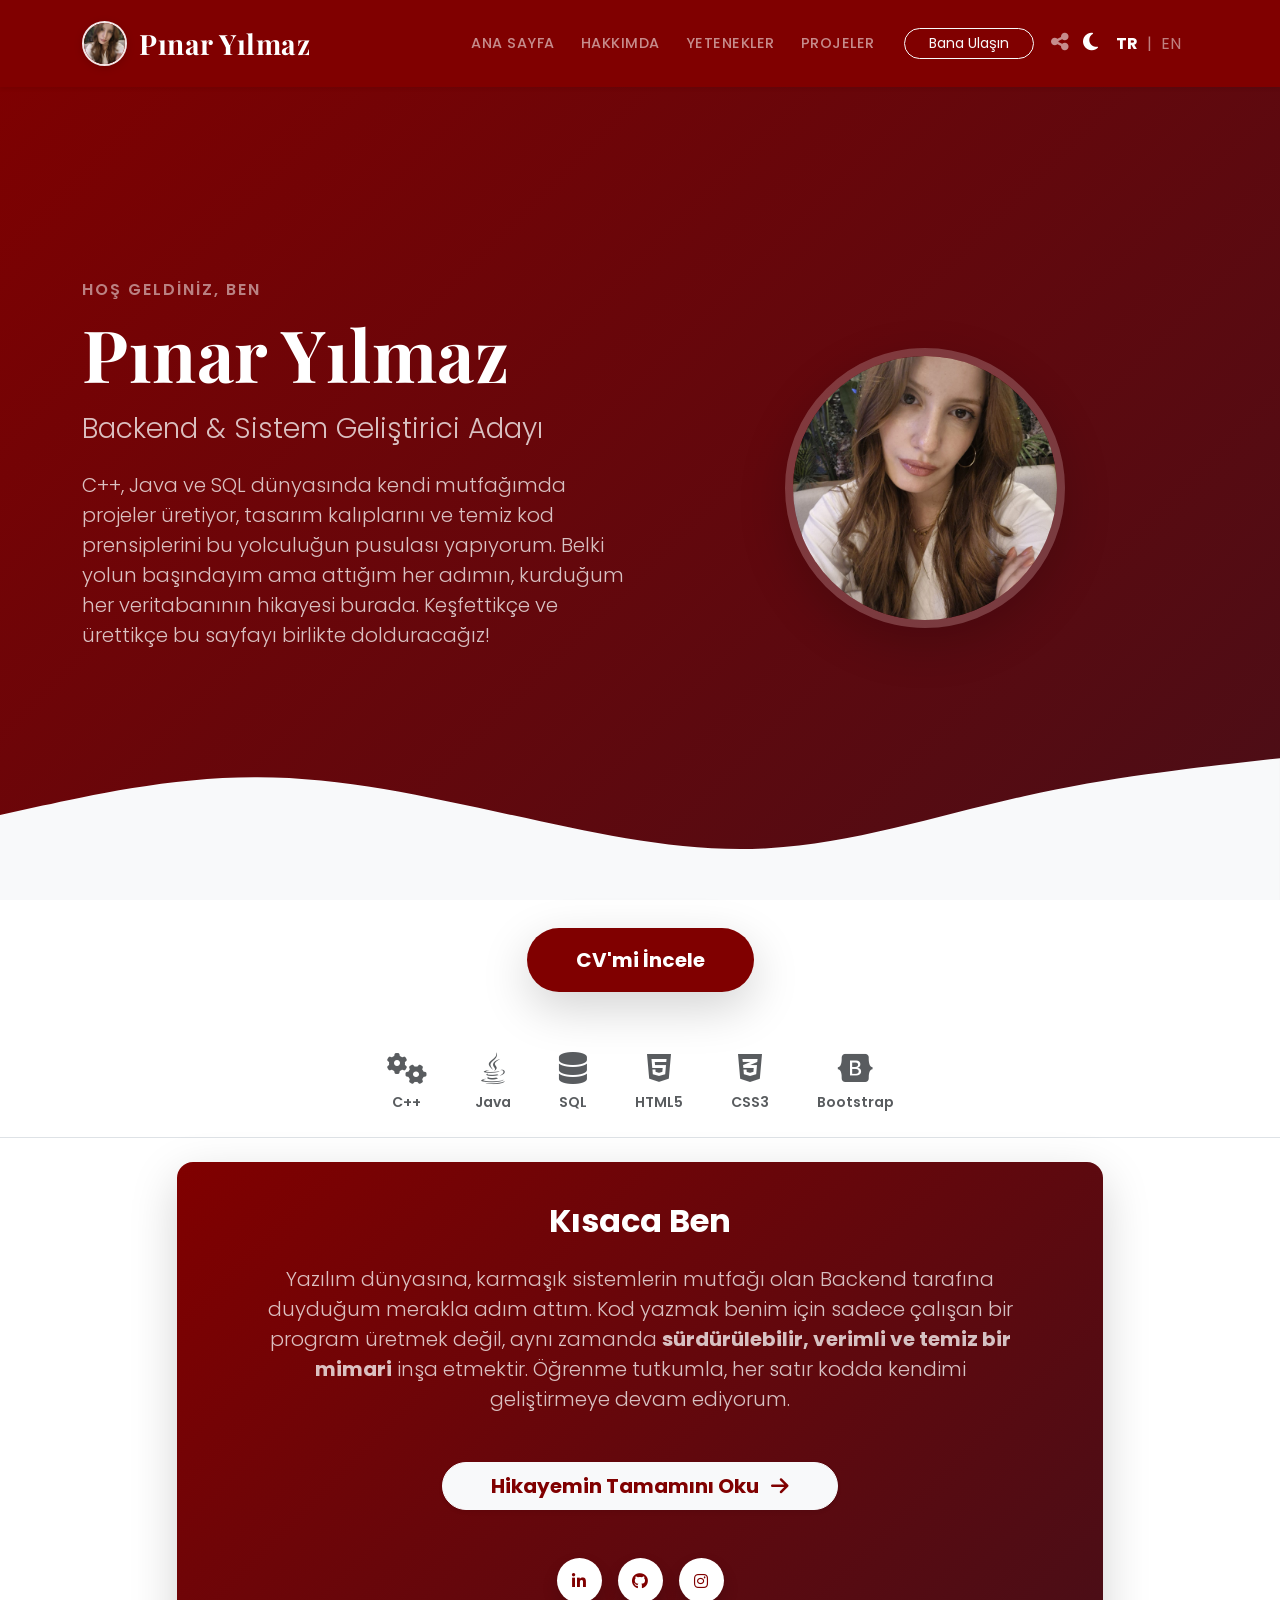
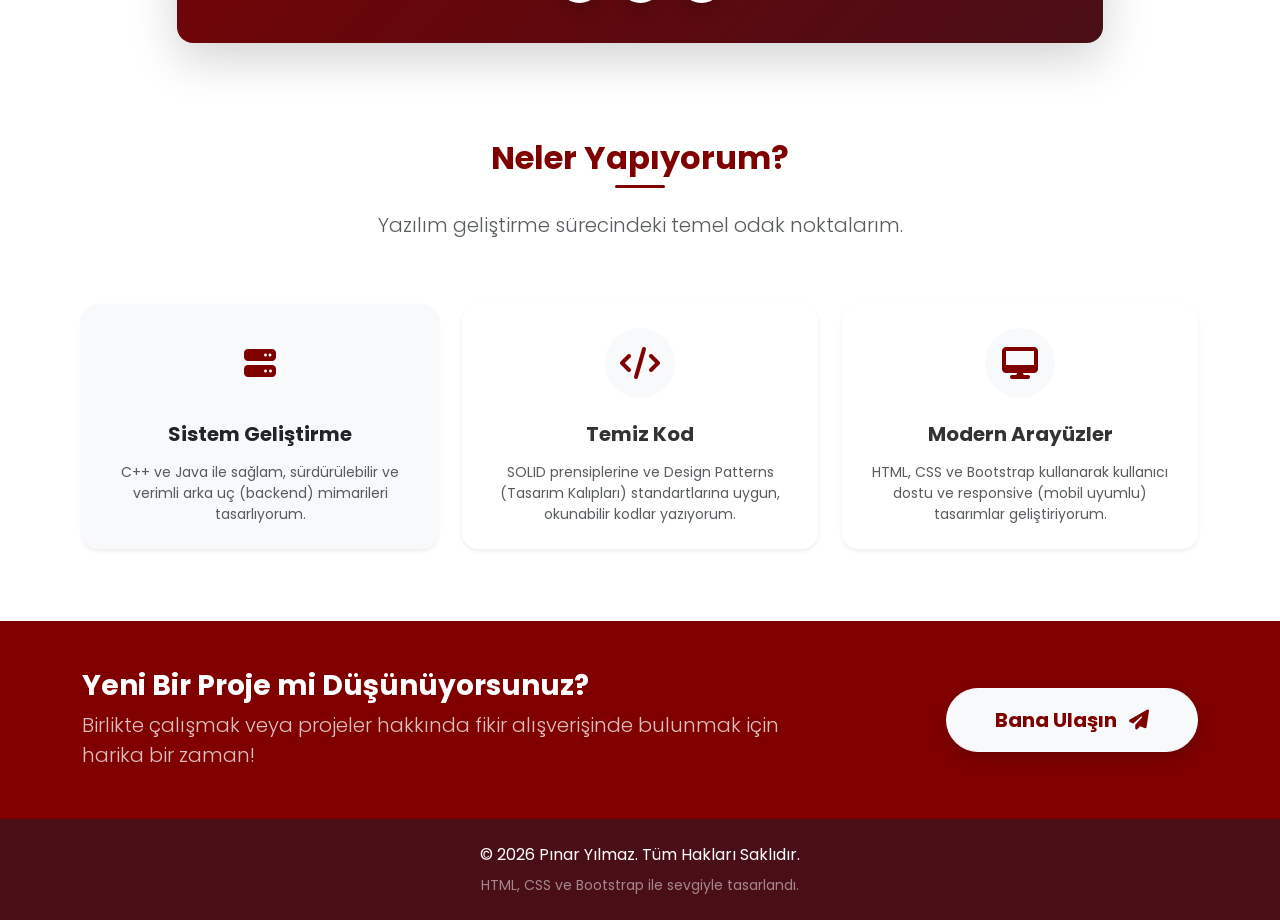
<file: index.html>
<!DOCTYPE html>
<html lang="tr">

<head>
    <meta charset="UTF-8">
    <meta name="viewport" content="width=device-width, initial-scale=1.0">
    <title>Pınar Yılmaz | Yazılım Geliştirici & Özgeçmiş</title>
    <!-- Bootstrap 5 CSS -->
    <link href="https://cdn.jsdelivr.net/npm/bootstrap@5.3.0/dist/css/bootstrap.min.css" rel="stylesheet">
    <!-- Font Awesome -->
    <link rel="stylesheet" href="https://cdnjs.cloudflare.com/ajax/libs/font-awesome/6.4.0/css/all.min.css">
    <!-- Google Fonts -->
    <link href="https://fonts.googleapis.com/css2?family=Poppins:wght@300;400;500;600;700&display=swap"
        rel="stylesheet">
    <link
        href="https://fonts.googleapis.com/css2?family=Playfair+Display:ital,wght@0,600;0,700;0,800;1,600&display=swap"
        rel="stylesheet">
    <!-- AOS CSS -->
    <link href="https://unpkg.com/aos@2.3.1/dist/aos.css" rel="stylesheet">
    <!-- Özel CSS -->
    <link rel="stylesheet" href="style.css">
</head>

<body data-bs-spy="scroll" data-bs-target="#main-navbar" data-bs-offset="100">

    <!-- Navbar -->
    <nav id="main-navbar" class="navbar navbar-expand-lg navbar-dark bg-bordo fixed-top shadow-sm">
        <div class="container">
            <a class="navbar-brand fw-bold name-title fs-3 d-flex align-items-center" href="#home">
                <!-- Navbar Profil Fotoğrafı -->
                <img src="profile.jpg.jpeg" alt="Pınar Yılmaz" class="navbar-brand-img">
                Pınar Yılmaz
            </a>
            <div class="d-flex align-items-center order-lg-3">
                <!-- Tema ve Dil Değiştirici -->
                <div class="d-flex align-items-center me-3">
                    <button class="btn btn-link text-white text-decoration-none p-0 me-3" onclick="toggleTheme()" title="Karanlık Modu Değiştir">
                        <i id="theme-icon" class="fas fa-moon fs-5"></i>
                    </button>
                    <button id="btn-lang-tr" class="btn btn-link text-white fw-bold text-decoration-none p-0 me-2" onclick="setLanguage('tr')">TR</button>
                    <span class="text-white-50">|</span>
                    <button id="btn-lang-en" class="btn btn-link text-white-50 text-decoration-none p-0 ms-2" onclick="setLanguage('en')">EN</button>
                </div>
                <!-- Menü Toggler -->
                <button class="navbar-toggler border-0 p-1" type="button" data-bs-toggle="collapse" data-bs-target="#navbarNav">
                    <span class="navbar-toggler-icon"></span>
                </button>
            </div>
            <div class="collapse navbar-collapse justify-content-end order-lg-2" id="navbarNav">
                <ul class="navbar-nav align-items-center">
                    <li class="nav-item"><a class="nav-link active" href="index.html" data-i18n="nav_home">Ana Sayfa</a></li>
                    <li class="nav-item"><a class="nav-link" href="about.html" data-i18n="nav_about">Hakkımda</a></li>
                    <li class="nav-item"><a class="nav-link" href="skills.html" data-i18n="nav_skills">Yetenekler</a></li>
                    <li class="nav-item"><a class="nav-link" href="projects.html" data-i18n="nav_projects">Projeler</a></li>
                    <li class="nav-item mt-3 mt-lg-0 ms-lg-3">
                        <a class="btn btn-outline-light btn-sm px-4 rounded-pill" href="contact.html" data-i18n="nav_contact">Bana Ulaşın</a>
                    </li>

                    <!-- Paylaş Butonu -->
                    <li class="nav-item ms-1 mt-2 mt-lg-0">
                        <button class="btn btn-link nav-link px-2" onclick="shareWebsite()" title="Siteyi Paylaş">
                            <i class="fas fa-share-nodes fs-5"></i>
                        </button>
                    </li>
                </ul>
            </div>
        </div>
    </nav>

    <!-- Hero / Giriş Bölümü -->
    <section id="home" class="hero bg-bordo-gradient text-white d-flex align-items-center position-relative">
        <div class="container text-center text-lg-start position-relative z-index-1">
            <div class="row align-items-center">
                <div class="col-lg-6 order-2 order-lg-1 text-center text-lg-start" data-aos="fade-right">
                    <p class="text-white-50 mb-2 fw-semibold" style="letter-spacing: 2px; text-transform: uppercase;" data-i18n="home_welcome">Hoş Geldiniz, Ben</p>
                    <h1 class="display-2 fw-bold mb-3 name-title">Pınar Yılmaz</h1>
                    <h2 class="h3 fw-light mb-4 opacity-75" data-i18n="home_role">Backend & Sistem Geliştirici Adayı</h2>
                    <p class="lead mb-5 opacity-75" data-i18n="home_desc">
                        C++, Java ve SQL dünyasında kendi mutfağımda projeler üretiyor, tasarım kalıplarını ve temiz kod
                        prensiplerini bu yolculuğun pusulası yapıyorum. Belki yolun başındayım ama attığım her adımın,
                        kurduğum her veritabanının hikayesi burada. Keşfettikçe ve ürettikçe bu sayfayı birlikte
                        dolduracağız!
                    </p>

                </div>
                <div class="col-lg-6 order-1 order-lg-2 text-center mb-5 mb-lg-0" data-aos="zoom-in" data-aos-delay="200">
                    <div class="profile-img-container mx-auto">
                        <img src="profile.jpg.jpeg" alt="Pınar Yılmaz"
                            class="profile-placeholder rounded-circle shadow-lg mx-auto" style="object-fit: cover;">
                    </div>
                </div>
            </div>
        </div>
        <!-- Arka plan efekti için -->
        <div class="hero-shape position-absolute bottom-0 start-0 w-100">
            <svg xmlns="http://www.w3.org/2000/svg" viewBox="0 0 1440 320">
                <path fill="#f8f9fa" fill-opacity="1"
                    d="M0,224L48,213.3C96,203,192,181,288,181.3C384,181,480,203,576,224C672,245,768,267,864,261.3C960,256,1056,224,1152,202.7C1248,181,1344,171,1392,165.3L1440,160L1440,320L1392,320C1344,320,1248,320,1152,320C1056,320,960,320,864,320C768,320,672,320,576,320C480,320,384,320,288,320C192,320,96,320,48,320L0,320Z">
                </path>
            </svg>
        </div>
    </section>

    <!-- CV Butonu Alanı -->
    <div class="bg-white pt-5 pb-3 text-center position-relative" style="z-index: 10;">
        <button onclick="window.open('Pinar_Yilmaz_CV.pdf', '_blank')" class="btn btn-bordo btn-lg px-5 py-3 rounded-pill fw-bold shadow-lg" data-i18n="home_btn_cv" style="transform: translateY(-20px);">CV'mi İncele</button>
    </div>

    <!-- Teknoloji Vitrini -->
    <div class="bg-white py-4 border-bottom shadow-sm">
        <div class="container">
            <div class="d-flex flex-wrap justify-content-center align-items-center gap-4 gap-md-5 text-muted">
                <div class="text-center transition-all" style="cursor: pointer;" onmouseover="this.classList.replace('text-muted','text-bordo')" onmouseout="this.classList.replace('text-bordo','text-muted')">
                    <i class="fas fa-cogs fa-2x mb-2"></i>
                    <span class="d-block fw-semibold small">C++</span>
                </div>
                <div class="text-center transition-all" style="cursor: pointer;" onmouseover="this.classList.replace('text-muted','text-bordo')" onmouseout="this.classList.replace('text-bordo','text-muted')">
                    <i class="fab fa-java fa-2x mb-2"></i>
                    <span class="d-block fw-semibold small">Java</span>
                </div>
                <div class="text-center transition-all" style="cursor: pointer;" onmouseover="this.classList.replace('text-muted','text-bordo')" onmouseout="this.classList.replace('text-bordo','text-muted')">
                    <i class="fas fa-database fa-2x mb-2"></i>
                    <span class="d-block fw-semibold small">SQL</span>
                </div>
                <div class="text-center transition-all" style="cursor: pointer;" onmouseover="this.classList.replace('text-muted','text-bordo')" onmouseout="this.classList.replace('text-bordo','text-muted')">
                    <i class="fab fa-html5 fa-2x mb-2"></i>
                    <span class="d-block fw-semibold small">HTML5</span>
                </div>
                <div class="text-center transition-all" style="cursor: pointer;" onmouseover="this.classList.replace('text-muted','text-bordo')" onmouseout="this.classList.replace('text-bordo','text-muted')">
                    <i class="fab fa-css3-alt fa-2x mb-2"></i>
                    <span class="d-block fw-semibold small">CSS3</span>
                </div>
                <div class="text-center transition-all" style="cursor: pointer;" onmouseover="this.classList.replace('text-muted','text-bordo')" onmouseout="this.classList.replace('text-bordo','text-muted')">
                    <i class="fab fa-bootstrap fa-2x mb-2"></i>
                    <span class="d-block fw-semibold small">Bootstrap</span>
                </div>
            </div>
        </div>
    </div>

    <!-- Kısaca Ben (About Teaser) -->
    <section class="py-6 bg-white">
        <div class="container py-4">
            <div class="row justify-content-center">
                <div class="col-lg-10" data-aos="fade-up" data-aos-delay="100">
                    <div class="card border-0 bg-bordo-gradient text-white shadow-lg rounded-4 overflow-hidden position-relative p-2 p-md-4">
                        <div class="card-body text-center position-relative z-index-1">
                            <h2 class="fw-bold mb-4 text-white" data-i18n="home_about_title">Kısaca Ben</h2>
                            <p class="lead mb-5 px-md-5 text-white opacity-75" style="font-weight: 300;" data-i18n="home_about_desc">
                                Yazılım dünyasına, karmaşık sistemlerin mutfağı olan Backend tarafına duyduğum merakla adım attım. Kod yazmak benim için sadece çalışan bir program üretmek değil, aynı zamanda <strong class="text-white fw-bold">sürdürülebilir, verimli ve temiz bir mimari</strong> inşa etmektir. Öğrenme tutkumla, her satır kodda kendimi geliştirmeye devam ediyorum.
                            </p>
                            <a href="about.html" class="btn btn-light text-bordo btn-lg rounded-pill px-5 transition-all shadow-sm fw-bold" data-i18n="home_about_btn">
                                Hikayemin Tamamını Oku <i class="fas fa-arrow-right ms-2"></i>
                            </a>
                            
                            <!-- Sosyal Medya İkonları -->
                            <div class="d-flex justify-content-center gap-3 mt-5">
                                <a href="https://www.linkedin.com/in/pınar-yılmaz-755a79330?utm_source=share_via&utm_content=profile&utm_medium=member_android"
                                    target="_blank" class="social-circle bg-white text-bordo shadow"><i
                                        class="fab fa-linkedin-in"></i></a>
                                <a href="https://github.com/Pinarylmz" target="_blank"
                                    class="social-circle bg-white text-bordo shadow"><i class="fab fa-github"></i></a>
                                <a href="https://www.instagram.com/pinarr.yllmz/" target="_blank"
                                    class="social-circle bg-white text-bordo shadow"><i class="fab fa-instagram"></i></a>
                            </div>
                        </div>
                    </div>
                </div>
            </div>
        </div>
    </section>

    <!-- Öne Çıkanlar (Highlight Cards) -->
    <section class="py-5 bg-white">
        <div class="container py-4">
            <div class="row justify-content-center mb-5" data-aos="fade-up">
                <div class="col-lg-8 text-center">
                    <h2 class="text-bordo fw-bold position-relative section-title d-inline-block" data-i18n="home_what_i_do_title">Neler Yapıyorum?</h2>
                    <p class="lead text-muted mt-4" data-i18n="home_what_i_do_subtitle">Yazılım geliştirme sürecindeki temel odak noktalarım.</p>
                </div>
            </div>
            <div class="row g-4">
                <div class="col-md-4" data-aos="fade-up" data-aos-delay="100">
                    <div class="card border-0 h-100 shadow-sm bg-light text-center p-4 transition-all skill-card rounded-4">
                        <div class="text-center">
                            <div class="bg-light rounded-circle d-inline-flex align-items-center justify-content-center mb-4" style="width: 70px; height: 70px;">
                                <i class="fas fa-server fa-2x text-bordo"></i>
                            </div>
                            <h5 class="fw-bold mb-3" data-i18n="home_skill1_title">Sistem Geliştirme</h5>
                            <p class="text-muted small mb-0" data-i18n="home_skill1_desc">C++ ve Java ile sağlam, sürdürülebilir ve verimli arka uç (backend) mimarileri tasarlıyorum.</p>
                        </div>
                    </div>
                </div>
                <div class="col-md-4">
                    <div class="skill-card bg-white p-4 rounded-4 shadow-sm h-100 transition-all">
                        <div class="text-center">
                            <div class="bg-light rounded-circle d-inline-flex align-items-center justify-content-center mb-4" style="width: 70px; height: 70px;">
                                <i class="fas fa-code fa-2x text-bordo"></i>
                            </div>
                            <h5 class="fw-bold mb-3" data-i18n="home_skill2_title">Temiz Kod</h5>
                            <p class="text-muted small mb-0" data-i18n="home_skill2_desc">SOLID prensiplerine ve Design Patterns (Tasarım Kalıpları) standartlarına uygun, okunabilir kodlar yazıyorum.</p>
                        </div>
                    </div>
                </div>
                <div class="col-md-4">
                    <div class="skill-card bg-white p-4 rounded-4 shadow-sm h-100 transition-all">
                        <div class="text-center">
                            <div class="bg-light rounded-circle d-inline-flex align-items-center justify-content-center mb-4" style="width: 70px; height: 70px;">
                                <i class="fas fa-desktop fa-2x text-bordo"></i>
                            </div>
                            <h5 class="fw-bold mb-3" data-i18n="home_skill3_title">Modern Arayüzler</h5>
                            <p class="text-muted small mb-0" data-i18n="home_skill3_desc">HTML, CSS ve Bootstrap kullanarak kullanıcı dostu ve responsive (mobil uyumlu) tasarımlar geliştiriyorum.</p>
                        </div>
                    </div>
                </div>
            </div>
        </div>
    </section>

    <!-- Call to Action -->
    <section class="py-5 bg-bordo text-white position-relative overflow-hidden">
        <div class="container position-relative z-index-1">
            <div class="row align-items-center text-center text-lg-start">
                <div class="col-lg-8 mb-4 mb-lg-0">
                    <h3 class="fw-bold mb-2" data-i18n="home_cta_title">Yeni Bir Proje mi Düşünüyorsunuz?</h3>
                    <p class="lead opacity-75 mb-0" data-i18n="home_cta_desc">Birlikte çalışmak veya projeler hakkında fikir alışverişinde bulunmak için harika bir zaman!</p>
                </div>
                <div class="col-lg-4 text-lg-end">
                    <a href="contact.html" class="btn btn-light text-bordo btn-lg px-5 py-3 rounded-pill fw-bold shadow">
                        <span data-i18n="nav_contact">Bana Ulaşın</span> <i class="fas fa-paper-plane ms-2"></i>
                    </a>
                </div>
            </div>
        </div>
    </section>

    <!-- Footer -->
    <footer class="bg-bordo-dark text-white py-4 border-top border-bordo">
        <div class="container text-center">
            <p class="mb-2" data-i18n="footer_rights">&copy; 2026 Pınar Yılmaz. Tüm Hakları Saklıdır.</p>
            <p class="small text-white-50 mb-0" data-i18n="footer_made_with">HTML, CSS ve Bootstrap ile sevgiyle tasarlandı.</p>
        </div>
    </footer>

    <!-- AOS JS -->
    <script src="https://unpkg.com/aos@2.3.1/dist/aos.js"></script>

    <!-- Bootstrap JS -->
    <script src="https://cdn.jsdelivr.net/npm/bootstrap@5.3.0/dist/js/bootstrap.bundle.min.js"></script>

    <!-- Basit Script (Navbar Scroll Efekti için) -->
    <script>
        window.addEventListener('scroll', function () {
            var navbar = document.getElementById('main-navbar');
            if (window.scrollY > 50) {
                navbar.classList.add('navbar-scrolled');
                navbar.classList.remove('bg-bordo');
            } else {
                navbar.classList.remove('navbar-scrolled');
                navbar.classList.add('bg-bordo');
            }
        });
    </script>
    <!-- Paylaş Butonu Scripti -->
    <script>
        function shareWebsite() {
            const url = window.location.href;
            if (navigator.share && window.location.protocol === 'https:') {
                navigator.share({
                    title: 'Pınar Yılmaz | Yazılım Geliştirici',
                    text: 'Pınar Yılmaz\'ın portföyünü ve projelerini inceleyin!',
                    url: url
                }).catch(console.error);
            } else {
                const tempInput = document.createElement("input");
                tempInput.value = url;
                document.body.appendChild(tempInput);
                tempInput.select();
                document.execCommand("copy");
                document.body.removeChild(tempInput);
                
                if (window.location.protocol === 'file:') {
                    alert("Siteniz şu an bilgisayarınızda çalıştığı için yerel dosya linkini kopyaladık. Sitenizi internete yüklediğinizde bu buton doğrudan Whatsapp vb. paylaşım menüsünü açacaktır!");
                } else {
                    alert("Site linki kopyalandı! İstediğiniz yerde paylaşabilirsiniz.");
                }
            }
        }
    </script>
    <!-- Dil Desteği Scriptleri -->
    <script src="translations.js"></script>
    <script src="language.js"></script>
</body>

</html>
</file>
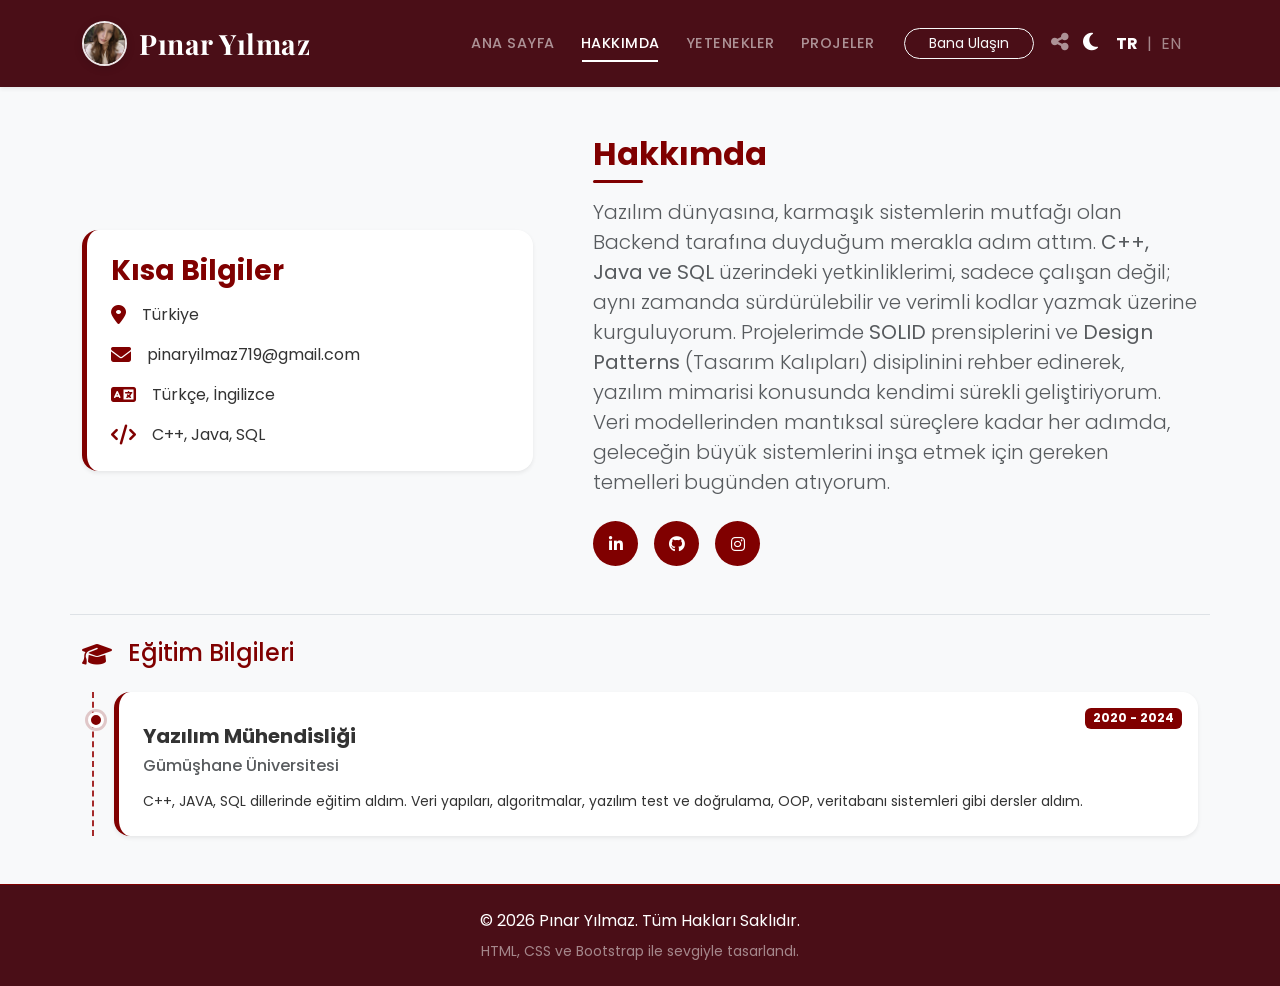
<file: about.html>
<!DOCTYPE html>
<html lang="tr">
<head>
    <meta charset="UTF-8">
    <meta name="viewport" content="width=device-width, initial-scale=1.0">
    <title>Hakkımda | Pınar Yılmaz</title>
    <link href="https://cdn.jsdelivr.net/npm/bootstrap@5.3.0/dist/css/bootstrap.min.css" rel="stylesheet">
    <link rel="stylesheet" href="https://cdnjs.cloudflare.com/ajax/libs/font-awesome/6.4.0/css/all.min.css">
    <link href="https://fonts.googleapis.com/css2?family=Poppins:wght@300;400;500;600;700&display=swap" rel="stylesheet">
    <link href="https://fonts.googleapis.com/css2?family=Playfair+Display:ital,wght@0,600;0,700;0,800;1,600&display=swap" rel="stylesheet">
    <!-- AOS CSS -->
    <link href="https://unpkg.com/aos@2.3.1/dist/aos.css" rel="stylesheet">
    <link rel="stylesheet" href="style.css">
</head>
<body class="d-flex flex-column min-vh-100">
    <nav class="navbar navbar-expand-lg navbar-dark bg-bordo shadow-sm" style="background-color: var(--bordo-dark) !important;">
        <div class="container">
            <a class="navbar-brand fw-bold name-title fs-3 d-flex align-items-center" href="index.html">
                <img src="profile.jpg.jpeg" alt="Pınar Yılmaz" class="navbar-brand-img">
                Pınar Yılmaz
            </a>
            <div class="d-flex align-items-center order-lg-3">
                <!-- Tema ve Dil Değiştirici -->
                <div class="d-flex align-items-center me-3">
                    <button class="btn btn-link text-white text-decoration-none p-0 me-3" onclick="toggleTheme()" title="Karanlık Modu Değiştir">
                        <i id="theme-icon" class="fas fa-moon fs-5"></i>
                    </button>
                    <button id="btn-lang-tr" class="btn btn-link text-white fw-bold text-decoration-none p-0 me-2" onclick="setLanguage('tr')">TR</button>
                    <span class="text-white-50">|</span>
                    <button id="btn-lang-en" class="btn btn-link text-white-50 text-decoration-none p-0 ms-2" onclick="setLanguage('en')">EN</button>
                </div>
                <!-- Menü Toggler -->
                <button class="navbar-toggler border-0 p-1" type="button" data-bs-toggle="collapse" data-bs-target="#navbarNav">
                    <span class="navbar-toggler-icon"></span>
                </button>
            </div>
            <div class="collapse navbar-collapse justify-content-end order-lg-2" id="navbarNav">
                <ul class="navbar-nav align-items-center">
                    <li class="nav-item"><a class="nav-link" href="index.html" data-i18n="nav_home">Ana Sayfa</a></li>
                    <li class="nav-item"><a class="nav-link active" href="about.html" data-i18n="nav_about">Hakkımda</a></li>
                    <li class="nav-item"><a class="nav-link" href="skills.html" data-i18n="nav_skills">Yetenekler</a></li>
                    <li class="nav-item"><a class="nav-link" href="projects.html" data-i18n="nav_projects">Projeler</a></li>
                    <li class="nav-item mt-3 mt-lg-0 ms-lg-3"><a class="btn btn-outline-light btn-sm px-4 rounded-pill" href="contact.html" data-i18n="nav_contact">Bana Ulaşın</a></li>

                    <!-- Paylaş Butonu -->
                    <li class="nav-item ms-1 mt-2 mt-lg-0">
                        <button class="btn btn-link nav-link px-2" onclick="shareWebsite()" title="Siteyi Paylaş">
                            <i class="fas fa-share-nodes fs-5"></i>
                        </button>
                    </li>
                </ul>
            </div>
        </div>
    </nav>
    <section class="py-6 bg-light flex-grow-1 d-flex align-items-center">
        <div class="container py-5">
            <div class="row align-items-center">
                <div class="col-lg-5 mb-5 mb-lg-0 position-relative" data-aos="fade-right">
                    <div class="about-card p-4 bg-white rounded-4 shadow-sm border-start border-5 border-bordo">
                        <h3 class="text-bordo fw-bold mb-3" data-i18n="about_short_facts">Kısa Bilgiler</h3>
                        <ul class="list-unstyled mb-0">
                            <li class="mb-3 d-flex align-items-center"><i class="fas fa-map-marker-alt text-bordo me-3 fs-5 w-20px text-center"></i><span data-i18n="about_turkey">Türkiye</span></li>
                            <li class="mb-3 d-flex align-items-center"><i class="fas fa-envelope text-bordo me-3 fs-5 w-20px text-center"></i><span>pinaryilmaz719@gmail.com</span></li>
                            <li class="mb-3 d-flex align-items-center"><i class="fas fa-language text-bordo me-3 fs-5 w-20px text-center"></i> <span data-i18n="about_languages">Türkçe, İngilizce</span></li>
                            <li class="d-flex align-items-center"><i class="fas fa-code text-bordo me-3 fs-5 w-20px text-center"></i> <span>C++, Java, SQL</span></li>
                        </ul>
                    </div>
                </div>
                <div class="col-lg-7 ps-lg-5" data-aos="fade-left">
                    <h2 class="text-bordo fw-bold mb-4 position-relative section-title" data-i18n="about_title">Hakkımda</h2>
                    <p class="lead mb-4 text-muted" data-i18n="about_desc">
                        Yazılım dünyasına, karmaşık sistemlerin mutfağı olan Backend tarafına duyduğum merakla adım attım. <strong>C++, Java ve SQL</strong> üzerindeki yetkinliklerimi, sadece çalışan değil; aynı zamanda sürdürülebilir ve verimli kodlar yazmak üzerine kurguluyorum. Projelerimde <strong>SOLID</strong> prensiplerini ve <strong>Design Patterns</strong> (Tasarım Kalıpları) disiplinini rehber edinerek, yazılım mimarisi konusunda kendimi sürekli geliştiriyorum. Veri modellerinden mantıksal süreçlere kadar her adımda, geleceğin büyük sistemlerini inşa etmek için gereken temelleri bugünden atıyorum.
                    </p>
                    <div class="d-flex gap-3 mt-4">
                        <a href="https://www.linkedin.com/in/pınar-yılmaz-755a79330?utm_source=share_via&utm_content=profile&utm_medium=member_android" target="_blank" class="social-circle bg-bordo text-white"><i class="fab fa-linkedin-in"></i></a>
                        <a href="https://github.com/Pinarylmz" target="_blank" class="social-circle bg-bordo text-white"><i class="fab fa-github"></i></a>
                        <a href="https://www.instagram.com/pinarr.yllmz/" target="_blank" class="social-circle bg-bordo text-white"><i class="fab fa-instagram"></i></a>
                    </div>
                </div>
            </div>
            
            <!-- Eğitim Bilgileri -->
            <div class="row mt-5 pt-4 border-top">
                <div class="col-12" data-aos="fade-up">
                    <h3 class="h4 text-bordo mb-4 d-flex align-items-center"><i class="fas fa-graduation-cap me-3"></i><span data-i18n="about_edu_title">Eğitim Bilgileri</span></h3>
                    <div class="timeline">
                        <div class="timeline-item bg-white p-4 rounded-4 shadow-sm position-relative border-start border-5 border-bordo">
                            <span class="badge bg-bordo text-white position-absolute top-0 end-0 mt-3 me-3">2020 - 2024</span>
                            <h5 class="fw-bold mt-2" data-i18n="about_edu_degree">Yazılım Mühendisliği</h5>
                            <h6 class="text-muted" data-i18n="about_edu_uni">Gümüşhane Üniversitesi</h6>
                            <p class="mb-0 mt-3 small" data-i18n="about_edu_desc">C++, JAVA, SQL dillerinde eğitim aldım. Veri yapıları, algoritmalar, yazılım test ve doğrulama, OOP, veritabanı sistemleri gibi dersler aldım.</p>
                        </div>
                    </div>
                </div>
            </div>
        </div>
    </section>
    <footer class="bg-bordo-dark text-white py-4 border-top border-bordo mt-auto">
        <div class="container text-center">
            <p class="mb-2" data-i18n="footer_rights">&copy; 2026 Pınar Yılmaz. Tüm Hakları Saklıdır.</p>
            <p class="small text-white-50 mb-0" data-i18n="footer_made_with">HTML, CSS ve Bootstrap ile sevgiyle tasarlandı.</p>
        </div>
    </footer>
    <!-- AOS JS -->
    <script src="https://unpkg.com/aos@2.3.1/dist/aos.js"></script>
    <script src="https://cdn.jsdelivr.net/npm/bootstrap@5.3.0/dist/js/bootstrap.bundle.min.js"></script>
    <!-- Paylaş Butonu Scripti -->
    <script>
        function shareWebsite() {
            const url = window.location.href;
            if (navigator.share && window.location.protocol === 'https:') {
                navigator.share({
                    title: 'Pınar Yılmaz | Yazılım Geliştirici',
                    text: 'Pınar Yılmaz\'ın portföyünü ve projelerini inceleyin!',
                    url: url
                }).catch(console.error);
            } else {
                const tempInput = document.createElement("input");
                tempInput.value = url;
                document.body.appendChild(tempInput);
                tempInput.select();
                document.execCommand("copy");
                document.body.removeChild(tempInput);
                
                if (window.location.protocol === 'file:') {
                    alert("Siteniz şu an bilgisayarınızda çalıştığı için yerel dosya linkini kopyaladık. Sitenizi internete yüklediğinizde bu buton doğrudan Whatsapp vb. paylaşım menüsünü açacaktır!");
                } else {
                    alert("Site linki kopyalandı! İstediğiniz yerde paylaşabilirsiniz.");
                }
            }
        }
    </script>
    <!-- Dil Desteği Scriptleri -->
    <script src="translations.js"></script>
    <script src="language.js"></script>
</body>
</html>
</file>
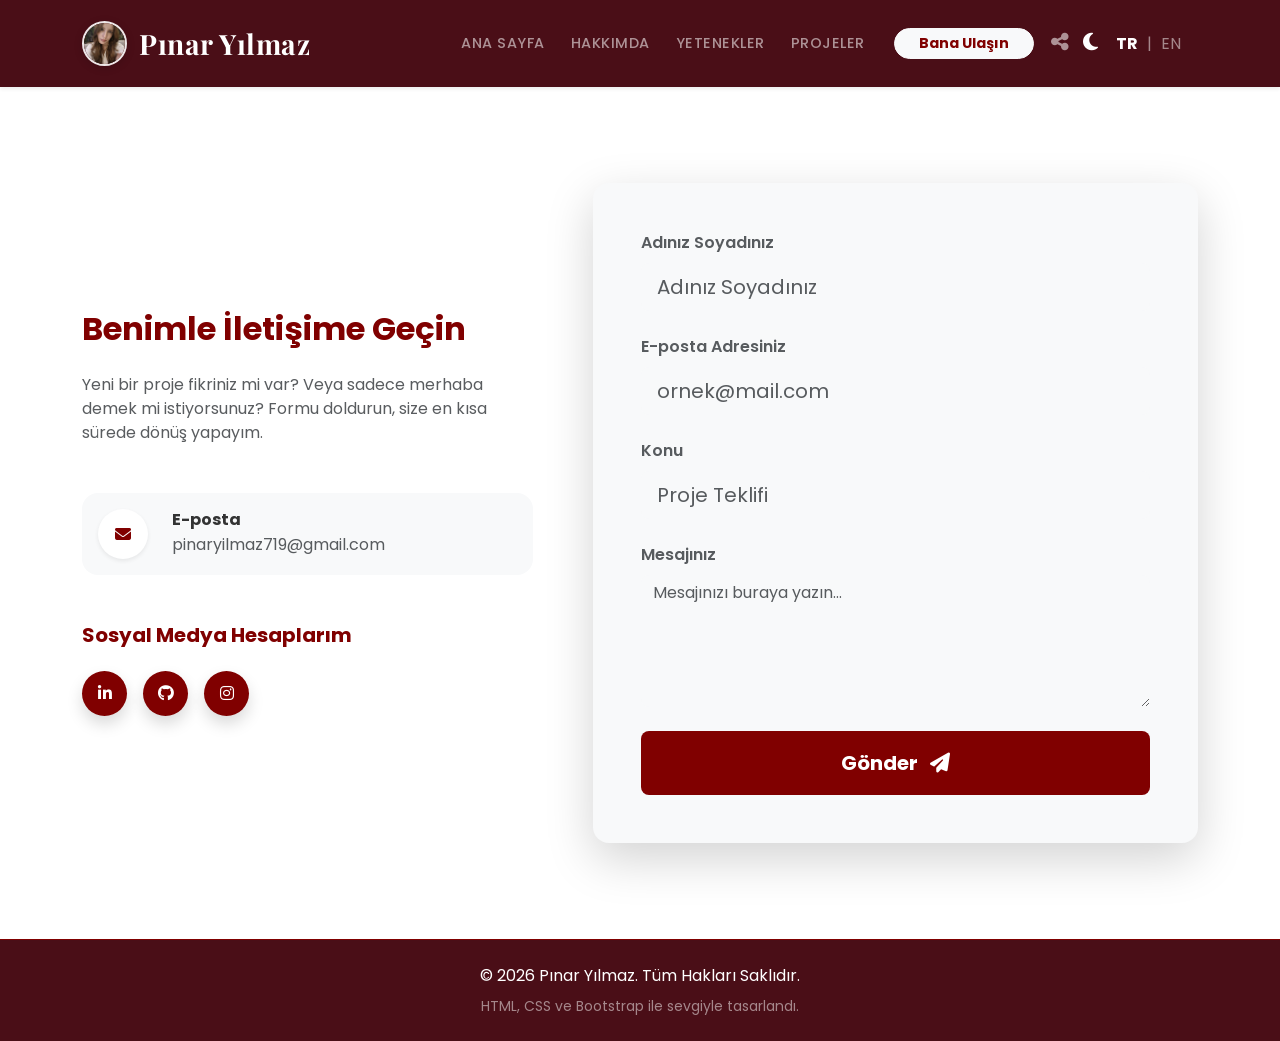
<file: contact.html>
<!DOCTYPE html>
<html lang="tr">
<head>
    <meta charset="UTF-8">
    <meta name="viewport" content="width=device-width, initial-scale=1.0">
    <title>İletişim | Pınar Yılmaz</title>
    <link href="https://cdn.jsdelivr.net/npm/bootstrap@5.3.0/dist/css/bootstrap.min.css" rel="stylesheet">
    <link rel="stylesheet" href="https://cdnjs.cloudflare.com/ajax/libs/font-awesome/6.4.0/css/all.min.css">
    <link href="https://fonts.googleapis.com/css2?family=Poppins:wght@300;400;500;600;700&display=swap" rel="stylesheet">
    <link href="https://fonts.googleapis.com/css2?family=Playfair+Display:ital,wght@0,600;0,700;0,800;1,600&display=swap" rel="stylesheet">
    <!-- AOS CSS -->
    <link href="https://unpkg.com/aos@2.3.1/dist/aos.css" rel="stylesheet">
    <link rel="stylesheet" href="style.css">
</head>
<body class="d-flex flex-column min-vh-100">
    <nav class="navbar navbar-expand-lg navbar-dark bg-bordo shadow-sm" style="background-color: var(--bordo-dark) !important;">
        <div class="container">
            <a class="navbar-brand fw-bold name-title fs-3 d-flex align-items-center" href="index.html">
                <img src="profile.jpg.jpeg" alt="Pınar Yılmaz" class="navbar-brand-img">
                Pınar Yılmaz
            </a>
            <div class="d-flex align-items-center order-lg-3">
                <!-- Tema ve Dil Değiştirici -->
                <div class="d-flex align-items-center me-3">
                    <button class="btn btn-link text-white text-decoration-none p-0 me-3" onclick="toggleTheme()" title="Karanlık Modu Değiştir">
                        <i id="theme-icon" class="fas fa-moon fs-5"></i>
                    </button>
                    <button id="btn-lang-tr" class="btn btn-link text-white fw-bold text-decoration-none p-0 me-2" onclick="setLanguage('tr')">TR</button>
                    <span class="text-white-50">|</span>
                    <button id="btn-lang-en" class="btn btn-link text-white-50 text-decoration-none p-0 ms-2" onclick="setLanguage('en')">EN</button>
                </div>
                <!-- Menü Toggler -->
                <button class="navbar-toggler border-0 p-1" type="button" data-bs-toggle="collapse" data-bs-target="#navbarNav">
                    <span class="navbar-toggler-icon"></span>
                </button>
            </div>
            <div class="collapse navbar-collapse justify-content-end order-lg-2" id="navbarNav">
                <ul class="navbar-nav align-items-center">
                    <li class="nav-item"><a class="nav-link" href="index.html" data-i18n="nav_home">Ana Sayfa</a></li>
                    <li class="nav-item"><a class="nav-link" href="about.html" data-i18n="nav_about">Hakkımda</a></li>
                    <li class="nav-item"><a class="nav-link" href="skills.html" data-i18n="nav_skills">Yetenekler</a></li>
                    <li class="nav-item"><a class="nav-link" href="projects.html" data-i18n="nav_projects">Projeler</a></li>
                    <li class="nav-item mt-3 mt-lg-0 ms-lg-3"><a class="btn btn-light text-bordo btn-sm px-4 rounded-pill fw-bold" href="contact.html" data-i18n="nav_contact">Bana Ulaşın</a></li>

                    <!-- Paylaş Butonu -->
                    <li class="nav-item ms-1 mt-2 mt-lg-0">
                        <button class="btn btn-link nav-link px-2" onclick="shareWebsite()" title="Siteyi Paylaş">
                            <i class="fas fa-share-nodes fs-5"></i>
                        </button>
                    </li>
                </ul>
            </div>
        </div>
    </nav>
    <section class="py-5 bg-white flex-grow-1 d-flex align-items-center">
        <div class="container py-5">
            <div class="row align-items-center">
                <div class="col-lg-5 mb-5 mb-lg-0" data-aos="fade-right">
                    <h2 class="text-bordo fw-bold mb-4" data-i18n="contact_title">Benimle İletişime Geçin</h2>
                    <p class="mb-5 text-muted" data-i18n="contact_subtitle">Yeni bir proje fikriniz mi var? Veya sadece merhaba demek mi istiyorsunuz? Formu doldurun, size en kısa sürede dönüş yapayım.</p>
                    <div class="contact-info d-flex align-items-center mb-4 p-3 bg-light rounded-4">
                        <div class="icon-box bg-white text-bordo rounded-circle d-flex justify-content-center align-items-center shadow-sm me-4" style="width: 50px; height: 50px;"><i class="fas fa-envelope"></i></div>
                        <div><h6 class="fw-bold mb-1" data-i18n="contact_email_title">E-posta</h6><p class="mb-0 text-muted">pinaryilmaz719@gmail.com</p></div>
                    </div>

                    <div class="mt-5">
                        <h5 class="fw-bold text-bordo mb-4" data-i18n="contact_social_title">Sosyal Medya Hesaplarım</h5>
                        <div class="d-flex gap-3">
                            <a href="https://www.linkedin.com/in/pınar-yılmaz-755a79330?utm_source=share_via&utm_content=profile&utm_medium=member_android" target="_blank" class="social-circle bg-bordo text-white shadow"><i class="fab fa-linkedin-in"></i></a>
                            <a href="https://github.com/Pinarylmz" target="_blank" class="social-circle bg-bordo text-white shadow"><i class="fab fa-github"></i></a>
                            <a href="https://www.instagram.com/pinarr.yllmz/" target="_blank" class="social-circle bg-bordo text-white shadow"><i class="fab fa-instagram"></i></a>
                        </div>
                    </div>
                </div>
                <div class="col-lg-7 ps-lg-5" data-aos="fade-left">
                    <div class="card border-0 shadow-lg rounded-4 p-4 p-md-5 bg-light">
                        <form id="contactForm" onsubmit="event.preventDefault(); alert(currentLang === 'en' ? 'Your message has been sent successfully!' : 'Mesajınız başarıyla iletildi!');">
                                <div class="mb-4"><label class="form-label fw-semibold text-muted" data-i18n="contact_form_name_label">Adınız Soyadınız</label><input type="text" class="form-control form-control-lg border-0 bg-light rounded-3" placeholder="Adınız Soyadınız" data-i18n-ph="contact_form_name_ph" required></div>
                                <div class="mb-4"><label class="form-label fw-semibold text-muted" data-i18n="contact_form_email_label">E-posta Adresiniz</label><input type="email" class="form-control form-control-lg border-0 bg-light rounded-3" placeholder="ornek@mail.com" data-i18n-ph="contact_form_email_ph" required></div>
                                <div class="mb-4"><label class="form-label fw-semibold text-muted" data-i18n="contact_form_subject_label">Konu</label><input type="text" class="form-control form-control-lg border-0 bg-light rounded-3" placeholder="Proje Teklifi" data-i18n-ph="contact_form_subject_ph" required></div>
                                <div class="mb-4"><label class="form-label fw-semibold text-muted" data-i18n="contact_form_message_label">Mesajınız</label><textarea class="form-control border-0 bg-light rounded-3" rows="5" placeholder="Mesajınızı buraya yazın..." data-i18n-ph="contact_form_message_ph" required></textarea></div>
                                <button type="submit" class="btn btn-bordo btn-lg w-100 py-3 rounded-3 fw-bold" data-i18n="contact_form_submit">Gönder <i class="fas fa-paper-plane ms-2"></i></button>
                        </form>
                        </div>
                    </div>
                </div>
            </div>
        </div>
    </section>
    <footer class="bg-bordo-dark text-white py-4 border-top border-bordo mt-auto">
        <div class="container text-center">
            <p class="mb-2" data-i18n="footer_rights">&copy; 2026 Pınar Yılmaz. Tüm Hakları Saklıdır.</p>
            <p class="small text-white-50 mb-0" data-i18n="footer_made_with">HTML, CSS ve Bootstrap ile sevgiyle tasarlandı.</p>
        </div>
    </footer>
    <!-- AOS JS -->
    <script src="https://unpkg.com/aos@2.3.1/dist/aos.js"></script>
    <script src="https://cdn.jsdelivr.net/npm/bootstrap@5.3.0/dist/js/bootstrap.bundle.min.js"></script>
    <!-- Paylaş Butonu Scripti -->
    <script>
        function shareWebsite() {
            const url = window.location.href;
            if (navigator.share && window.location.protocol === 'https:') {
                navigator.share({
                    title: 'Pınar Yılmaz | Yazılım Geliştirici',
                    text: 'Pınar Yılmaz\'ın portföyünü ve projelerini inceleyin!',
                    url: url
                }).catch(console.error);
            } else {
                const tempInput = document.createElement("input");
                tempInput.value = url;
                document.body.appendChild(tempInput);
                tempInput.select();
                document.execCommand("copy");
                document.body.removeChild(tempInput);
                
                if (window.location.protocol === 'file:') {
                    alert("Siteniz şu an bilgisayarınızda çalıştığı için yerel dosya linkini kopyaladık. Sitenizi internete yüklediğinizde bu buton doğrudan Whatsapp vb. paylaşım menüsünü açacaktır!");
                } else {
                    alert("Site linki kopyalandı! İstediğiniz yerde paylaşabilirsiniz.");
                }
            }
        }
    </script>
    <!-- Dil Desteği Scriptleri -->
    <script src="translations.js"></script>
    <script src="language.js"></script>
</body>
</html>
</file>
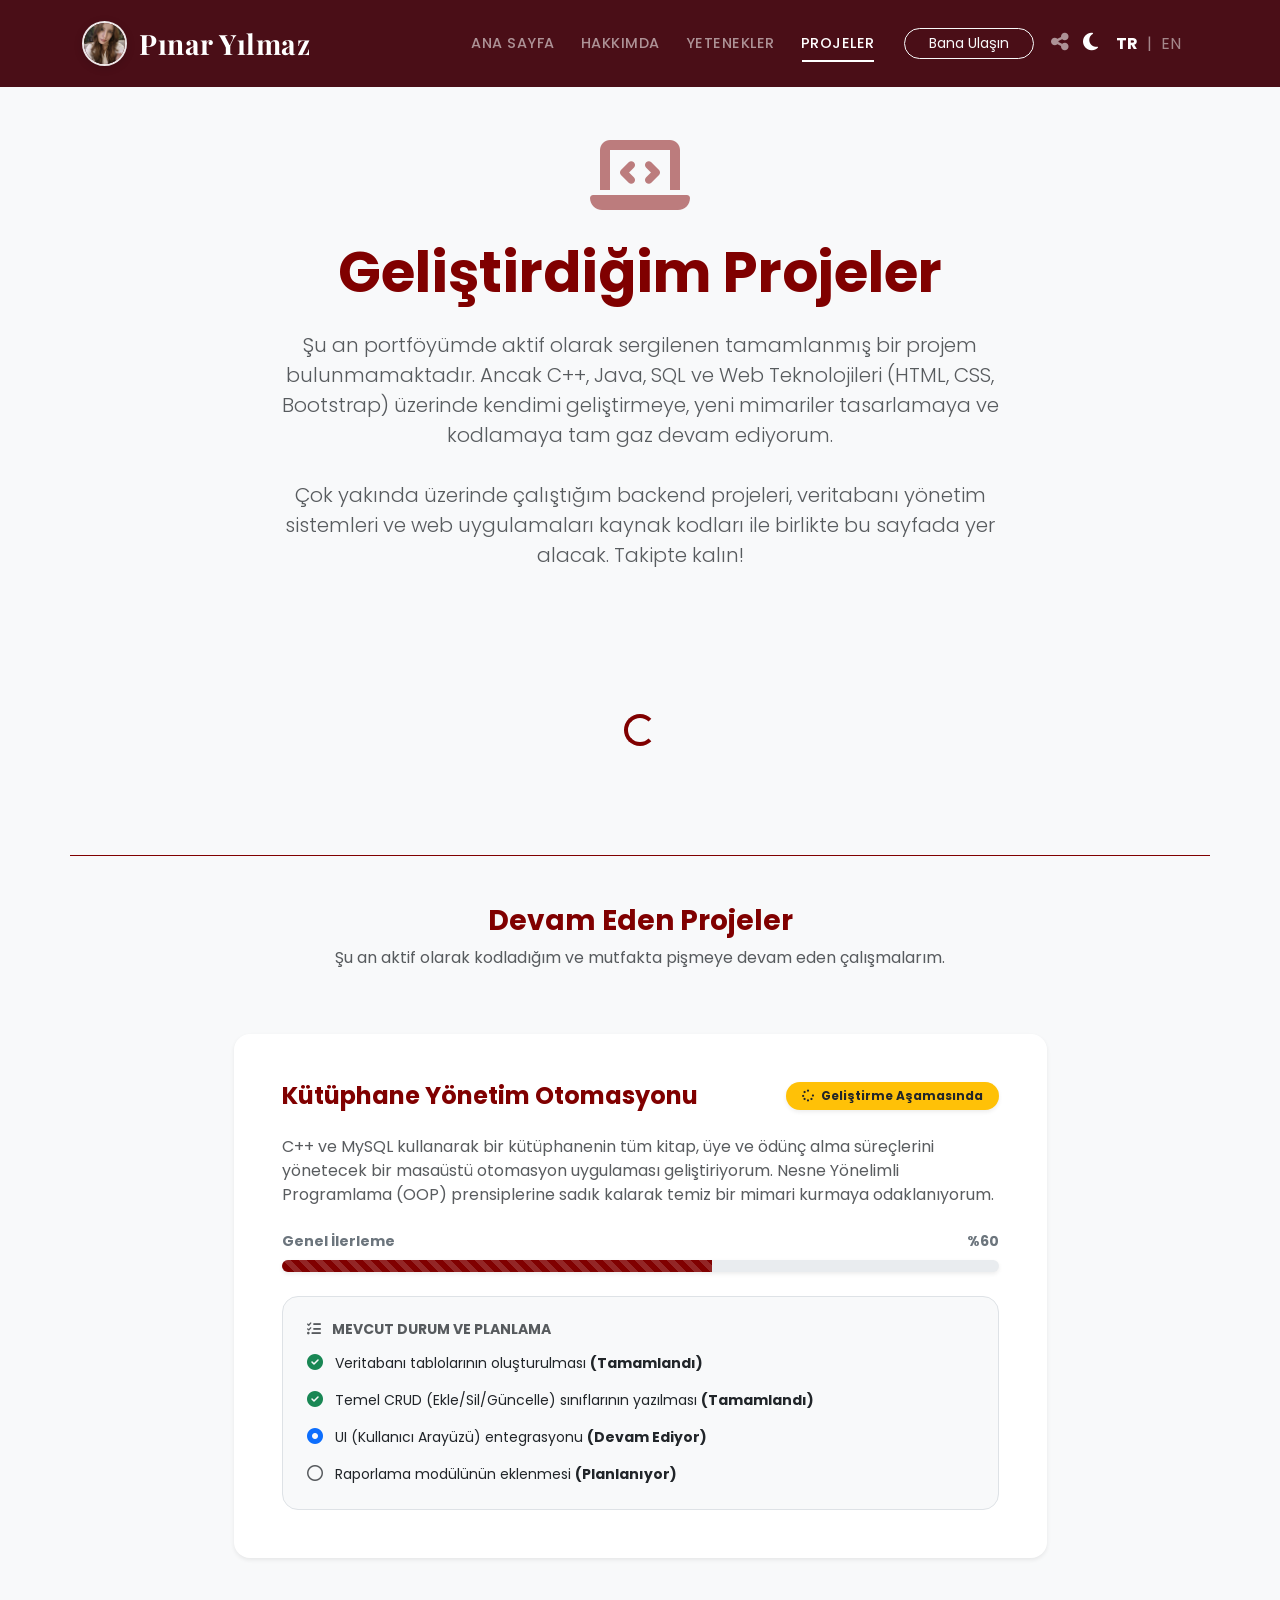
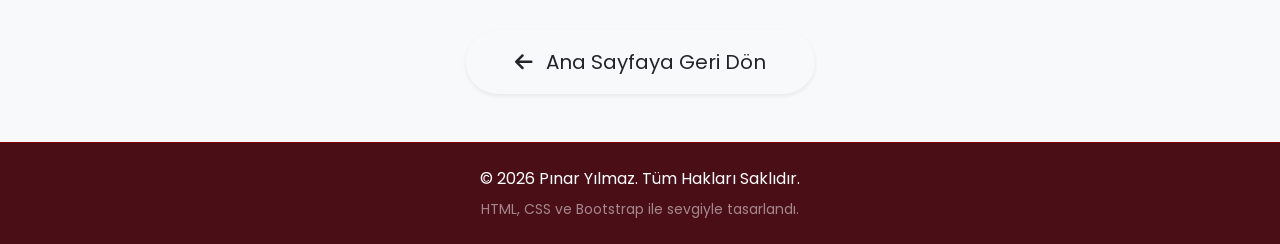
<file: projects.html>
<!DOCTYPE html>
<html lang="tr">

<head>
    <meta charset="UTF-8">
    <meta name="viewport" content="width=device-width, initial-scale=1.0">
    <title>Geliştirdiğim Projeler | Pınar Yılmaz</title>
    <!-- Bootstrap 5 CSS -->
    <link href="https://cdn.jsdelivr.net/npm/bootstrap@5.3.0/dist/css/bootstrap.min.css" rel="stylesheet">
    <!-- Font Awesome -->
    <link rel="stylesheet" href="https://cdnjs.cloudflare.com/ajax/libs/font-awesome/6.4.0/css/all.min.css">
    <!-- Google Fonts -->
    <link href="https://fonts.googleapis.com/css2?family=Poppins:wght@300;400;500;600;700&display=swap"
        rel="stylesheet">
    <link
        href="https://fonts.googleapis.com/css2?family=Playfair+Display:ital,wght@0,600;0,700;0,800;1,600&display=swap"
        rel="stylesheet">
    <!-- AOS CSS -->
    <link href="https://unpkg.com/aos@2.3.1/dist/aos.css" rel="stylesheet">
    <!-- Özel CSS -->
    <link rel="stylesheet" href="style.css">
    <style>
        .projects-hero {
            min-height: 80vh;
            display: flex;
            align-items: center;
        }
    </style>
</head>

<body>

    <!-- Navbar -->
    <nav class="navbar navbar-expand-lg navbar-dark bg-bordo shadow-sm" style="background-color: var(--bordo-dark) !important;">
        <div class="container">
            <a class="navbar-brand fw-bold name-title fs-3 d-flex align-items-center" href="index.html">
                <img src="profile.jpg.jpeg" alt="Pınar Yılmaz" class="navbar-brand-img">
                Pınar Yılmaz
            </a>
            <div class="d-flex align-items-center order-lg-3">
                <!-- Tema ve Dil Değiştirici -->
                <div class="d-flex align-items-center me-3">
                    <button class="btn btn-link text-white text-decoration-none p-0 me-3" onclick="toggleTheme()" title="Karanlık Modu Değiştir">
                        <i id="theme-icon" class="fas fa-moon fs-5"></i>
                    </button>
                    <button id="btn-lang-tr" class="btn btn-link text-white fw-bold text-decoration-none p-0 me-2" onclick="setLanguage('tr')">TR</button>
                    <span class="text-white-50">|</span>
                    <button id="btn-lang-en" class="btn btn-link text-white-50 text-decoration-none p-0 ms-2" onclick="setLanguage('en')">EN</button>
                </div>
                <!-- Menü Toggler -->
                <button class="navbar-toggler border-0 p-1" type="button" data-bs-toggle="collapse" data-bs-target="#navbarNav">
                    <span class="navbar-toggler-icon"></span>
                </button>
            </div>
            <div class="collapse navbar-collapse justify-content-end order-lg-2" id="navbarNav">
                <ul class="navbar-nav align-items-center">
                    <li class="nav-item"><a class="nav-link" href="index.html" data-i18n="nav_home">Ana Sayfa</a></li>
                    <li class="nav-item"><a class="nav-link" href="about.html" data-i18n="nav_about">Hakkımda</a></li>
                    <li class="nav-item"><a class="nav-link" href="skills.html" data-i18n="nav_skills">Yetenekler</a></li>
                    <li class="nav-item"><a class="nav-link active" href="projects.html" data-i18n="nav_projects">Projeler</a></li>
                    <li class="nav-item mt-3 mt-lg-0 ms-lg-3"><a class="btn btn-outline-light btn-sm px-4 rounded-pill" href="contact.html" data-i18n="nav_contact">Bana Ulaşın</a></li>

                    <!-- Paylaş Butonu -->
                    <li class="nav-item ms-1 mt-2 mt-lg-0">
                        <button class="btn btn-link nav-link px-2" onclick="shareWebsite()" title="Siteyi Paylaş">
                            <i class="fas fa-share-nodes fs-5"></i>
                        </button>
                    </li>
                </ul>
            </div>
        </div>
    </nav>

    <!-- Ana İçerik -->
    <section class="projects-hero bg-light position-relative">
        <div class="container py-5 z-index-1 position-relative" data-aos="fade-up">
            <!-- Ana Başlık ve Açıklama -->
            <div class="row justify-content-center text-center mb-5" id="empty-state-message">
                <div class="mb-4">
                    <i class="fas fa-laptop-code fa-5x text-bordo opacity-50" id="secretIcon" style="cursor: default;" title="Tıkla!"></i>
                </div>
                <h1 class="display-4 fw-bold text-bordo mb-4" data-i18n="projects_empty_title">Geliştirdiğim Projeler</h1>
                <p class="lead text-muted mb-5 mx-auto" style="max-width: 800px;" data-i18n="projects_empty_desc">
                    Şu an portföyümde aktif olarak sergilenen tamamlanmış bir projem bulunmamaktadır. Ancak C++, Java, SQL ve Web Teknolojileri (HTML, CSS, Bootstrap) üzerinde kendimi geliştirmeye, yeni mimariler tasarlamaya ve kodlamaya tam gaz devam ediyorum.
                    <br><br>
                    Çok yakında üzerinde çalıştığım backend projeleri, veritabanı yönetim sistemleri ve web uygulamaları kaynak kodları ile birlikte bu sayfada yer alacak. Takipte kalın!
                </p>
            </div>

            <!-- GitHub Projeleri Alanı -->
            <div id="github-projects-container" class="row g-4 justify-content-center mt-3" data-aos="fade-up" data-aos-delay="200">
                <!-- Yükleniyor Göstergesi -->
                <div id="loading-spinner" class="text-center w-100 my-5">
                    <div class="spinner-border text-bordo" role="status">
                        <span class="visually-hidden">Yükleniyor...</span>
                    </div>
                </div>
            </div>

            <!-- Projelerin Ekleneceği Kapsayıcı (Container) -->
            <div class="row g-4 mt-2 justify-content-center" id="projects-container">

            <!-- Devam Eden Projeler (Manuel Eklenen) -->
            <div class="row mt-5 pt-5 border-top border-bordo" data-aos="fade-up">
                <div class="col-12 text-center mb-5">
                    <h3 class="fw-bold text-bordo" data-i18n="projects_ongoing_title">Devam Eden Projeler</h3>
                    <p class="text-muted" data-i18n="projects_ongoing_desc">Şu an aktif olarak kodladığım ve mutfakta pişmeye devam eden çalışmalarım.</p>
                </div>
            </div> 
            
            <div class="row justify-content-center">
                    <div class="col-lg-9">
                        <!-- Devam Eden Proje Kartı -->
                        <div class="card border-0 shadow-sm rounded-4 overflow-hidden mb-4 transition-all">
                            <div class="card-body p-4 p-md-5">
                                <div class="d-flex flex-column flex-md-row justify-content-between align-items-start align-items-md-center mb-4">
                                    <h4 class="fw-bold text-bordo mb-2 mb-md-0">Kütüphane Yönetim Otomasyonu</h4>
                                    <span class="badge bg-warning text-dark rounded-pill px-3 py-2 shadow-sm"><i class="fas fa-spinner fa-spin me-1"></i> <span data-i18n="project_dev_stage">Geliştirme Aşamasında</span></span>
                                </div>
                                <p class="text-muted mb-4">
                                    C++ ve MySQL kullanarak bir kütüphanenin tüm kitap, üye ve ödünç alma süreçlerini yönetecek bir masaüstü otomasyon uygulaması geliştiriyorum. Nesne Yönelimli Programlama (OOP) prensiplerine sadık kalarak temiz bir mimari kurmaya odaklanıyorum.
                                </p>
                                
                                <!-- İlerleme Çubuğu -->
                                <div class="mb-2 d-flex justify-content-between small fw-bold text-secondary">
                                    <span data-i18n="project_progress">Genel İlerleme</span>
                                    <span>%60</span>
                                </div>
                                <div class="progress mb-4 rounded-pill shadow-sm" style="height: 12px;">
                                    <div class="progress-bar bg-bordo progress-bar-striped progress-bar-animated" role="progressbar" style="width: 60%;" aria-valuenow="60" aria-valuemin="0" aria-valuemax="100"></div>
                                </div>
                                
                                <!-- Süreç Adımları (Checklist) -->
                                <div class="bg-light p-4 rounded-4 border">
                                    <h6 class="fw-bold mb-3 small text-uppercase text-muted"><i class="fas fa-tasks me-2"></i> <span data-i18n="project_status_title">Mevcut Durum ve Planlama</span></h6>
                                    <ul class="list-unstyled mb-0 small">
                                        <li class="mb-3"><i class="fas fa-check-circle text-success me-2 fs-6"></i> Veritabanı tablolarının oluşturulması <strong>(Tamamlandı)</strong></li>
                                        <li class="mb-3"><i class="fas fa-check-circle text-success me-2 fs-6"></i> Temel CRUD (Ekle/Sil/Güncelle) sınıflarının yazılması <strong>(Tamamlandı)</strong></li>
                                        <li class="mb-3"><i class="fas fa-dot-circle text-primary me-2 fs-6"></i> UI (Kullanıcı Arayüzü) entegrasyonu <strong>(Devam Ediyor)</strong></li>
                                        <li><i class="far fa-circle text-muted me-2 fs-6"></i> Raporlama modülünün eklenmesi <strong>(Planlanıyor)</strong></li>
                                    </ul>
                                </div>
                            </div>
                        </div>
                        <!-- Proje kartı bitişi -->
                    </div>
                </div>
            </div>

            <div class="text-center mt-5">
                <a href="index.html" class="btn btn-outline-bordo btn-lg px-5 py-3 rounded-pill shadow-sm transition-all" data-i18n="projects_back_btn">
                    <i class="fas fa-arrow-left me-2"></i> Ana Sayfaya Geri Dön
                </a>
            </div>
        </div>
    </section>

    <!-- GİZLİ ADMİN BUTONU -->
    <button id="adminAddBtn" class="btn btn-bordo rounded-circle shadow-lg position-fixed d-none" style="bottom: 30px; right: 30px; width: 60px; height: 60px; z-index: 1000;" data-bs-toggle="modal" data-bs-target="#addProjectModal" title="Yeni Proje Ekle">
        <i class="fas fa-plus fa-2x"></i>
    </button>

    <!-- PROJE EKLEME MODALI -->
    <div class="modal fade" id="addProjectModal" tabindex="-1">
        <div class="modal-dialog modal-dialog-centered modal-lg">
            <div class="modal-content border-0 shadow-lg rounded-4 overflow-hidden">
                <div class="modal-header bg-bordo text-white border-0 p-4">
                    <h5 class="modal-title fw-bold"><i class="fas fa-magic me-2"></i> Yeni Proje Üretici</h5>
                    <button type="button" class="btn-close btn-close-white" data-bs-dismiss="modal"></button>
                </div>
                <div class="modal-body p-4 bg-light">
                    <div class="alert alert-info border-0 shadow-sm rounded-3 small">
                        <i class="fas fa-info-circle me-2"></i> Bu araç sadece sizin tarafınızdan görülebilir. Proje bilgilerinizi girin, sistem size sitenize yapıştırmanız gereken tam HTML kodunu verecektir.
                    </div>
                    <form id="addProjectForm">
                        <div class="mb-3">
                            <label class="form-label fw-semibold text-bordo">Proje Adı</label>
                            <input type="text" class="form-control form-control-lg border-0 shadow-sm rounded-3" id="pName" placeholder="Örn: Stok Takip Sistemi" required>
                        </div>
                        <div class="mb-3">
                            <label class="form-label fw-semibold text-bordo">Kısa Tanım</label>
                            <textarea class="form-control border-0 shadow-sm rounded-3" id="pDesc" rows="3" placeholder="Projenin amacı ve kullandığınız yapılar..." required></textarea>
                        </div>
                        <div class="mb-3">
                            <label class="form-label fw-semibold text-bordo">Teknolojiler</label>
                            <input type="text" class="form-control border-0 shadow-sm rounded-3" id="pTech" placeholder="Virgülle ayırın (Örn: Java, OOP, MySQL)" required>
                        </div>
                        <div class="mb-4">
                            <label class="form-label fw-semibold text-bordo">GitHub / Kaynak Kod Linki (Opsiyonel)</label>
                            <input type="url" class="form-control border-0 shadow-sm rounded-3" id="pLink" placeholder="https://github.com/Pinarylmz/proje">
                        </div>
                        <button type="submit" class="btn btn-bordo btn-lg w-100 rounded-pill fw-bold shadow-sm">
                            <i class="fas fa-code me-2"></i> Kodu Üret ve Önizle
                        </button>
                    </form>
                    <div id="htmlOutputContainer" class="mt-4 d-none">
                        <hr class="text-muted">
                        <h6 class="text-success fw-bold"><i class="fas fa-check-circle me-1"></i> Proje Kodunuz Hazır!</h6>
                        <p class="small text-muted mb-2">Aşağıdaki kodu kopyalayın ve kod editörünüzde <code>projects.html</code> dosyasındaki <strong>&lt;div id="projects-container"&gt;</strong> kısmının içine yapıştırın.</p>
                        <textarea id="htmlOutput" class="form-control font-monospace small bg-white border shadow-sm rounded-3" rows="6" readonly style="font-size: 0.85rem;"></textarea>
                        <button type="button" class="btn btn-outline-bordo mt-3 w-100 rounded-pill fw-bold" onclick="copyCode(this)">
                            <i class="fas fa-copy me-2"></i> Kodu Kopyala
                        </button>
                    </div>
                </div>
            </div>
        </div>
    </div>

    <!-- Footer -->
    <footer class="bg-bordo-dark text-white py-4 border-top border-bordo mt-auto">
        <div class="container text-center">
            <p class="mb-2" data-i18n="footer_rights">&copy; 2026 Pınar Yılmaz. Tüm Hakları Saklıdır.</p>
            <p class="small text-white-50 mb-0" data-i18n="footer_made_with">HTML, CSS ve Bootstrap ile sevgiyle tasarlandı.</p>
        </div>
    </footer>

    <!-- AOS JS -->
    <script src="https://unpkg.com/aos@2.3.1/dist/aos.js"></script>

    <!-- Bootstrap JS -->
    <script src="https://cdn.jsdelivr.net/npm/bootstrap@5.3.0/dist/js/bootstrap.bundle.min.js"></script>

    <!-- ADMİN PANELİ JAVASCRIPT KODLARI -->
    <script>
        // 1. Sadece Geliştirici Ortamında (Bilgisayarınızda) Gösterme Mantığı
        // Eğer site bir sunucuda (https://) değil de, direkt bilgisayarınızdaki klasörden (file://) veya localhost'tan açıldıysa admin butonunu göster.
        const isLocal = window.location.protocol === 'file:' || window.location.hostname === 'localhost' || window.location.hostname === '127.0.0.1';
        
        // URL'ye manuel olarak ?admin=true yazılırsa da açılsın
        const urlParams = new URLSearchParams(window.location.search);
        const forceAdmin = urlParams.get('admin') === 'true';

        if (isLocal || forceAdmin) {
            document.getElementById('adminAddBtn').classList.remove('d-none');
            console.log("Admin Modu Aktif: Geliştirici ortamı algılandı.");
        }

        // 2. Form Gönderildiğinde HTML Üretme
        document.getElementById('addProjectForm').addEventListener('submit', function(e) {
            e.preventDefault();
            
            const name = document.getElementById('pName').value;
            const desc = document.getElementById('pDesc').value;
            const techStr = document.getElementById('pTech').value;
            const link = document.getElementById('pLink').value;
            
            // Teknolojileri ayırıp badge'lere çevirme
            const techs = techStr.split(',').map(t => t.trim()).filter(t => t);
            let badgesHtml = '';
            techs.forEach(t => {
                badgesHtml += `\n                                <span class="badge bg-light text-dark border">${t}</span>`;
            });

            // Link varsa buton ekleme
            const linkHtml = link ? `\n                            <a href="${link}" target="_blank" class="btn btn-outline-bordo btn-sm rounded-pill px-4 mt-3"><i class="fab fa-github me-2"></i> Kaynak Kodu Gör</a>` : '';

            // Proje Kartı HTML Şablonu
            const cardHtml = `
                <!-- Proje Başlangıcı: ${name} -->
                <div class="col-lg-4 col-md-6">
                    <div class="skill-card bg-white h-100 border-0 shadow-sm rounded-4 overflow-hidden transition-all p-2">
                        <div class="card-body p-4 text-center">
                            <div class="bg-light rounded-circle d-inline-flex align-items-center justify-content-center mb-4" style="width: 60px; height: 60px;">
                                <i class="fas fa-code fa-2x text-bordo"></i>
                            </div>
                            <h5 class="fw-bold text-bordo mb-3">${name}</h5>
                            <p class="text-muted small mb-4">${desc}</p>
                            <div class="d-flex flex-wrap justify-content-center gap-2 mb-2">${badgesHtml}
                            </div>${linkHtml}
                        </div>
                    </div>
                </div>
                <!-- Proje Bitişi -->`;

            // Üretilen kodu ekrana yansıt
            document.getElementById('htmlOutput').value = cardHtml;
            document.getElementById('htmlOutputContainer').classList.remove('d-none');

            // Görsel olarak anında önizleme yap (Sadece siz görürsünüz, sayfayı yenileyince gider)
            const emptyMessage = document.getElementById('empty-state-message');
            if (emptyMessage) emptyMessage.style.display = 'none'; // "Proje yok" yazısını gizle
            
            const container = document.getElementById('projects-container');
            container.insertAdjacentHTML('beforeend', cardHtml);
            
            // Sayfayı aşağı kaydır
            document.getElementById('htmlOutputContainer').scrollIntoView({ behavior: 'smooth' });
        });

        // 3. Kodu Panoya Kopyalama İşlevi
        function copyCode(btnElement) {
            const copyText = document.getElementById("htmlOutput");
            
            // Modern kopyalama API'sini kullan
            navigator.clipboard.writeText(copyText.value).then(() => {
                const originalText = btnElement.innerHTML;
                btnElement.innerHTML = '<i class="fas fa-check me-2"></i> Kopyalandı!';
                btnElement.classList.replace('btn-outline-bordo', 'btn-success');
                btnElement.classList.add('text-white');
                
                setTimeout(() => {
                    btnElement.innerHTML = originalText;
                    btnElement.classList.replace('btn-success', 'btn-outline-bordo');
                    btnElement.classList.remove('text-white');
                }, 3000);
            }).catch(err => {
                // Hata olursa klasik yöntemi dene
                copyText.select();
                document.execCommand("copy");
                alert("Kod kopyalandı!");
            });
        }
    </script>
    <!-- Paylaş Butonu Scripti -->
    <script>
        function shareWebsite() {
            const url = window.location.href;
            if (navigator.share && window.location.protocol === 'https:') {
                navigator.share({
                    title: 'Pınar Yılmaz | Yazılım Geliştirici',
                    text: 'Pınar Yılmaz\'ın portföyünü ve projelerini inceleyin!',
                    url: url
                }).catch(console.error);
            } else {
                const tempInput = document.createElement("input");
                tempInput.value = url;
                document.body.appendChild(tempInput);
                tempInput.select();
                document.execCommand("copy");
                document.body.removeChild(tempInput);
                
                if (window.location.protocol === 'file:') {
                    alert("Siteniz şu an bilgisayarınızda çalıştığı için yerel dosya linkini kopyaladık. Sitenizi internete yüklediğinizde bu buton doğrudan Whatsapp vb. paylaşım menüsünü açacaktır!");
                } else {
                    alert("Site linki kopyalandı! İstediğiniz yerde paylaşabilirsiniz.");
                }
            }
        }
    </script>

    <!-- GitHub Repolarını Çekme Scripti -->
    <script>
        document.addEventListener("DOMContentLoaded", function() {
            const username = "pinarylmz"; // GitHub Kullanıcı Adı
            const apiUrl = `https://api.github.com/users/${username}/repos?sort=updated&per_page=10`;
            const container = document.getElementById("projects-container");
            const emptyMessage = document.getElementById("empty-state-message");

            fetch(apiUrl)
                .then(response => {
                    if (!response.ok) throw new Error("GitHub API error");
                    return response.json();
                })
                .then(repos => {
                    // Fork edilmiş repoları filtreleyebilir veya tümünü alabilirsiniz
                    const ownRepos = repos.filter(repo => !repo.fork);
                    
                    if (ownRepos.length > 0) {
                        emptyMessage.style.display = "none";
                        
                        ownRepos.forEach(repo => {
                            // Badge olarak dili göster
                            const langBadge = repo.language ? `<span class="badge bg-light text-dark border">${repo.language}</span>` : "";
                            const desc = repo.description || (currentLang === "en" ? "No description available." : "Açıklama bulunmuyor.");
                            
                            const cardHtml = `
                            <div class="col-lg-4 col-md-6 mb-4">
                                <div class="skill-card bg-white h-100 border-0 shadow-sm rounded-4 overflow-hidden transition-all p-2">
                                    <div class="card-body p-4 text-center">
                                        <div class="bg-light rounded-circle d-inline-flex align-items-center justify-content-center mb-4" style="width: 60px; height: 60px;">
                                            <i class="fab fa-github fa-2x text-bordo"></i>
                                        </div>
                                        <h5 class="fw-bold text-bordo mb-3">${repo.name}</h5>
                                        <p class="text-muted small mb-4">${desc}</p>
                                        <div class="d-flex flex-wrap justify-content-center gap-2 mb-2">
                                            ${langBadge}
                                        </div>
                                        <a href="${repo.html_url}" target="_blank" class="btn btn-outline-bordo btn-sm rounded-pill px-4 mt-3">
                                            <i class="fab fa-github me-2"></i> ${currentLang === 'en' ? 'View Source' : 'Kaynak Kodu Gör'}
                                        </a>
                                    </div>
                                </div>
                            </div>
                            `;
                            container.insertAdjacentHTML('beforeend', cardHtml);
                        });
                    }
                })
                .catch(error => {
                    console.error("Error fetching repos:", error);
                });
        });
    </script>
    <!-- Dil Desteği Scriptleri -->
    <script src="translations.js"></script>
    <script src="language.js"></script>
</body>

</html>
</file>
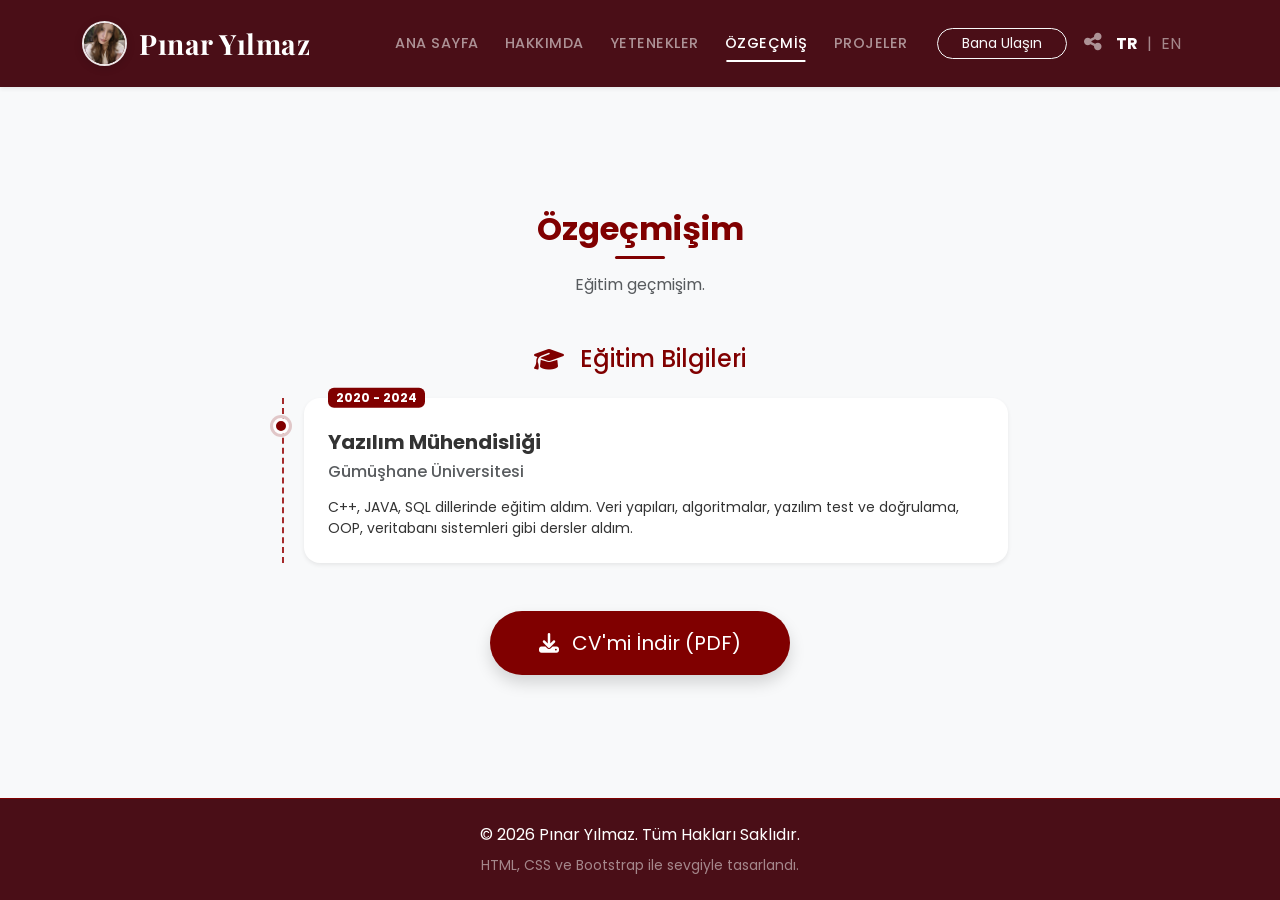
<file: resume.html>
<!DOCTYPE html>
<html lang="tr">
<head>
    <meta charset="UTF-8">
    <meta name="viewport" content="width=device-width, initial-scale=1.0">
    <title>Özgeçmiş | Pınar Yılmaz</title>
    <link href="https://cdn.jsdelivr.net/npm/bootstrap@5.3.0/dist/css/bootstrap.min.css" rel="stylesheet">
    <link rel="stylesheet" href="https://cdnjs.cloudflare.com/ajax/libs/font-awesome/6.4.0/css/all.min.css">
    <link href="https://fonts.googleapis.com/css2?family=Poppins:wght@300;400;500;600;700&display=swap" rel="stylesheet">
    <link href="https://fonts.googleapis.com/css2?family=Playfair+Display:ital,wght@0,600;0,700;0,800;1,600&display=swap" rel="stylesheet">
    <link rel="stylesheet" href="style.css">
</head>
<body class="d-flex flex-column min-vh-100">
    <nav class="navbar navbar-expand-lg navbar-dark bg-bordo shadow-sm" style="background-color: var(--bordo-dark) !important;">
        <div class="container">
            <a class="navbar-brand fw-bold name-title fs-3 d-flex align-items-center" href="index.html">
                <img src="profile.jpg.jpeg" alt="Pınar Yılmaz" class="navbar-brand-img">
                Pınar Yılmaz
            </a>
            <div class="d-flex align-items-center order-lg-3">
                <!-- Dil Değiştirici (Her zaman görünür) -->
                <div class="d-flex align-items-center me-3">
                    <button id="btn-lang-tr" class="btn btn-link text-white fw-bold text-decoration-none p-0 me-2" onclick="setLanguage('tr')">TR</button>
                    <span class="text-white-50">|</span>
                    <button id="btn-lang-en" class="btn btn-link text-white-50 text-decoration-none p-0 ms-2" onclick="setLanguage('en')">EN</button>
                </div>
                <!-- Menü Toggler -->
                <button class="navbar-toggler border-0 p-1" type="button" data-bs-toggle="collapse" data-bs-target="#navbarNav">
                    <span class="navbar-toggler-icon"></span>
                </button>
            </div>
            <div class="collapse navbar-collapse justify-content-end order-lg-2" id="navbarNav">
                <ul class="navbar-nav align-items-center">
                    <li class="nav-item"><a class="nav-link" href="index.html" data-i18n="nav_home">Ana Sayfa</a></li>
                    <li class="nav-item"><a class="nav-link" href="about.html" data-i18n="nav_about">Hakkımda</a></li>
                    <li class="nav-item"><a class="nav-link" href="skills.html" data-i18n="nav_skills">Yetenekler</a></li>
                    <li class="nav-item"><a class="nav-link active" href="resume.html" data-i18n="nav_resume">Özgeçmiş</a></li>
                    <li class="nav-item"><a class="nav-link" href="projects.html" data-i18n="nav_projects">Projeler</a></li>
                    <li class="nav-item mt-3 mt-lg-0 ms-lg-3"><a class="btn btn-outline-light btn-sm px-4 rounded-pill" href="contact.html" data-i18n="nav_contact">Bana Ulaşın</a></li>

                    <!-- Paylaş Butonu -->
                    <li class="nav-item ms-1 mt-2 mt-lg-0">
                        <button class="btn btn-link nav-link px-2" onclick="shareWebsite()" title="Siteyi Paylaş">
                            <i class="fas fa-share-nodes fs-5"></i>
                        </button>
                    </li>
                </ul>
            </div>
        </div>
    </nav>
    <section class="py-5 bg-light flex-grow-1 d-flex align-items-center">
        <div class="container py-5">
            <div class="text-center mb-5">
                <h2 class="text-bordo fw-bold position-relative section-title d-inline-block">Özgeçmişim</h2>
                <p class="text-muted mt-3">Eğitim geçmişim.</p>
            </div>
            <div class="row justify-content-center">
                <div class="col-lg-8">
                    <h3 class="h4 text-bordo mb-4 d-flex align-items-center justify-content-center"><i class="fas fa-graduation-cap me-3"></i>Eğitim Bilgileri</h3>
                    <div class="timeline">
                        <div class="timeline-item bg-white p-4 rounded-4 shadow-sm position-relative">
                            <span class="badge bg-bordo text-white position-absolute top-0 start-0 translate-middle-y ms-4">2020 - 2024</span>
                            <h5 class="fw-bold mt-2">Yazılım Mühendisliği</h5>
                            <h6 class="text-muted">Gümüşhane Üniversitesi</h6>
                            <p class="mb-0 mt-3 small">C++, JAVA, SQL dillerinde eğitim aldım. Veri yapıları, algoritmalar, yazılım test ve doğrulama, OOP, veritabanı sistemleri gibi dersler aldım.</p>
                        </div>
                    </div>
                </div>
            </div>
            <div class="text-center mt-5">
                <a href="Pinar_Yilmaz_CV.pdf" download="Pinar_Yilmaz_CV.pdf" class="btn btn-bordo btn-lg px-5 py-3 rounded-pill shadow"><i class="fas fa-download me-2"></i> CV'mi İndir (PDF)</a>
            </div>
        </div>
    </section>
    <footer class="bg-bordo-dark text-white py-4 border-top border-bordo mt-auto">
        <div class="container text-center">
            <p class="mb-2" data-i18n="footer_rights">&copy; 2026 Pınar Yılmaz. Tüm Hakları Saklıdır.</p>
            <p class="small text-white-50 mb-0" data-i18n="footer_made_with">HTML, CSS ve Bootstrap ile sevgiyle tasarlandı.</p>
        </div>
    </footer>
    <script src="https://cdn.jsdelivr.net/npm/bootstrap@5.3.0/dist/js/bootstrap.bundle.min.js"></script>
    <!-- Paylaş Butonu Scripti -->
    <script>
        function shareWebsite() {
            const url = window.location.href;
            if (navigator.share && window.location.protocol === 'https:') {
                navigator.share({
                    title: 'Pınar Yılmaz | Yazılım Geliştirici',
                    text: 'Pınar Yılmaz\'ın portföyünü ve projelerini inceleyin!',
                    url: url
                }).catch(console.error);
            } else {
                const tempInput = document.createElement("input");
                tempInput.value = url;
                document.body.appendChild(tempInput);
                tempInput.select();
                document.execCommand("copy");
                document.body.removeChild(tempInput);
                
                if (window.location.protocol === 'file:') {
                    alert("Siteniz şu an bilgisayarınızda çalıştığı için yerel dosya linkini kopyaladık. Sitenizi internete yüklediğinizde bu buton doğrudan Whatsapp vb. paylaşım menüsünü açacaktır!");
                } else {
                    alert("Site linki kopyalandı! İstediğiniz yerde paylaşabilirsiniz.");
                }
            }
        }
    </script>
    <!-- Dil Desteği Scriptleri -->
    <script src="translations.js"></script>
    <script src="language.js"></script>
</body>
</html>
</file>
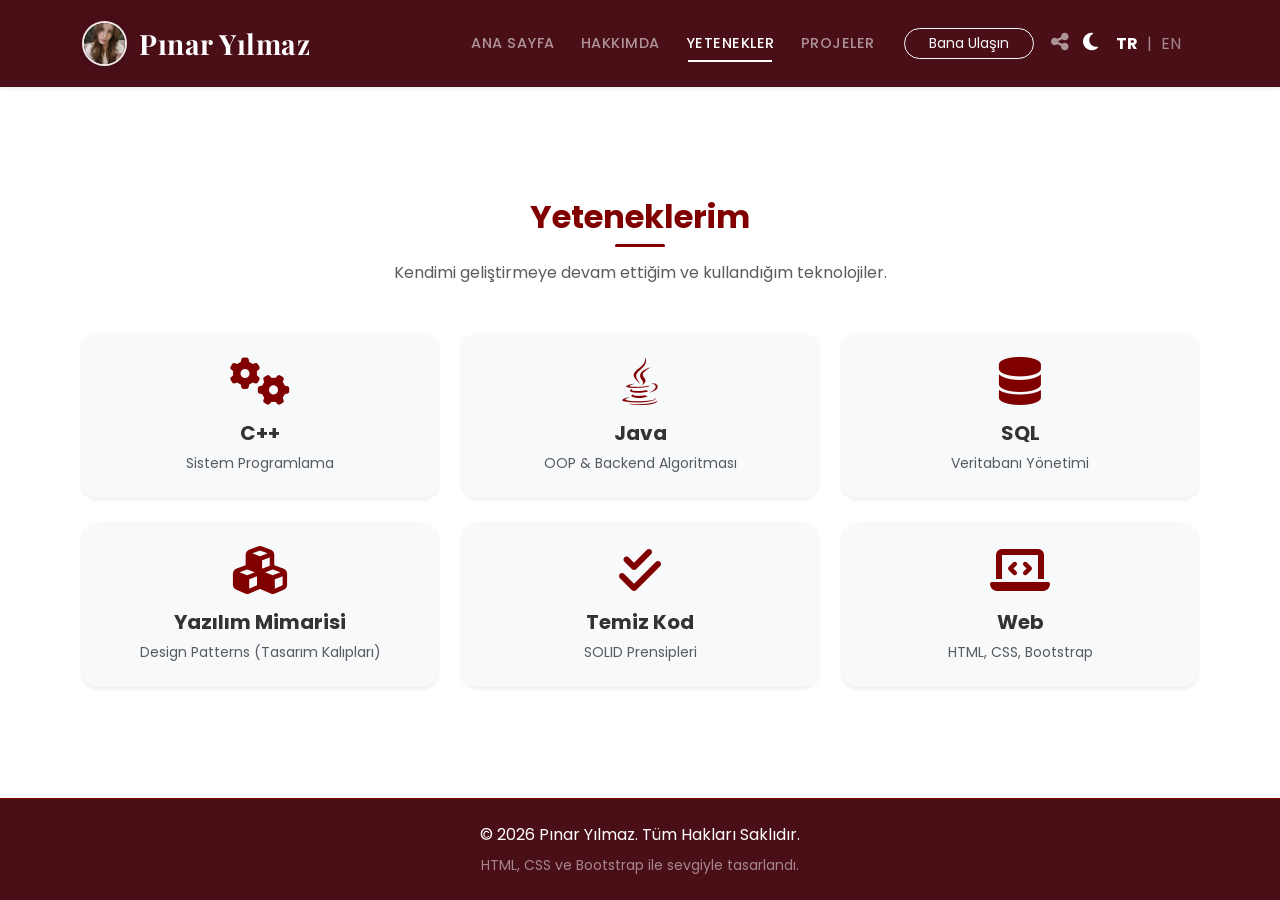
<file: skills.html>
<!DOCTYPE html>
<html lang="tr">
<head>
    <meta charset="UTF-8">
    <meta name="viewport" content="width=device-width, initial-scale=1.0">
    <title>Yetenekler | Pınar Yılmaz</title>
    <link href="https://cdn.jsdelivr.net/npm/bootstrap@5.3.0/dist/css/bootstrap.min.css" rel="stylesheet">
    <link rel="stylesheet" href="https://cdnjs.cloudflare.com/ajax/libs/font-awesome/6.4.0/css/all.min.css">
    <link href="https://fonts.googleapis.com/css2?family=Poppins:wght@300;400;500;600;700&display=swap" rel="stylesheet">
    <link href="https://fonts.googleapis.com/css2?family=Playfair+Display:ital,wght@0,600;0,700;0,800;1,600&display=swap" rel="stylesheet">
    <!-- AOS CSS -->
    <link href="https://unpkg.com/aos@2.3.1/dist/aos.css" rel="stylesheet">
    <link rel="stylesheet" href="style.css">
</head>
<body class="d-flex flex-column min-vh-100">
    <nav class="navbar navbar-expand-lg navbar-dark bg-bordo shadow-sm" style="background-color: var(--bordo-dark) !important;">
        <div class="container">
            <a class="navbar-brand fw-bold name-title fs-3 d-flex align-items-center" href="index.html">
                <img src="profile.jpg.jpeg" alt="Pınar Yılmaz" class="navbar-brand-img">
                Pınar Yılmaz
            </a>
            <div class="d-flex align-items-center order-lg-3">
                <!-- Tema ve Dil Değiştirici -->
                <div class="d-flex align-items-center me-3">
                    <button class="btn btn-link text-white text-decoration-none p-0 me-3" onclick="toggleTheme()" title="Karanlık Modu Değiştir">
                        <i id="theme-icon" class="fas fa-moon fs-5"></i>
                    </button>
                    <button id="btn-lang-tr" class="btn btn-link text-white fw-bold text-decoration-none p-0 me-2" onclick="setLanguage('tr')">TR</button>
                    <span class="text-white-50">|</span>
                    <button id="btn-lang-en" class="btn btn-link text-white-50 text-decoration-none p-0 ms-2" onclick="setLanguage('en')">EN</button>
                </div>
                <!-- Menü Toggler -->
                <button class="navbar-toggler border-0 p-1" type="button" data-bs-toggle="collapse" data-bs-target="#navbarNav">
                    <span class="navbar-toggler-icon"></span>
                </button>
            </div>
            <div class="collapse navbar-collapse justify-content-end order-lg-2" id="navbarNav">
                <ul class="navbar-nav align-items-center">
                    <li class="nav-item"><a class="nav-link" href="index.html" data-i18n="nav_home">Ana Sayfa</a></li>
                    <li class="nav-item"><a class="nav-link" href="about.html" data-i18n="nav_about">Hakkımda</a></li>
                    <li class="nav-item"><a class="nav-link active" href="skills.html" data-i18n="nav_skills">Yetenekler</a></li>
                    <li class="nav-item"><a class="nav-link" href="projects.html" data-i18n="nav_projects">Projeler</a></li>
                    <li class="nav-item mt-3 mt-lg-0 ms-lg-3"><a class="btn btn-outline-light btn-sm px-4 rounded-pill" href="contact.html" data-i18n="nav_contact">Bana Ulaşın</a></li>

                    <!-- Paylaş Butonu -->
                    <li class="nav-item ms-1 mt-2 mt-lg-0">
                        <button class="btn btn-link nav-link px-2" onclick="shareWebsite()" title="Siteyi Paylaş">
                            <i class="fas fa-share-nodes fs-5"></i>
                        </button>
                    </li>
                </ul>
            </div>
        </div>
    </nav>
    <section class="py-5 bg-white flex-grow-1 d-flex align-items-center">
        <div class="container py-5">
            <div class="text-center mb-5" data-aos="fade-down">
                <h2 class="text-bordo fw-bold position-relative section-title d-inline-block" data-i18n="skills_title">Yeteneklerim</h2>
                <p class="text-muted mt-3" data-i18n="skills_subtitle">Kendimi geliştirmeye devam ettiğim ve kullandığım teknolojiler.</p>
            </div>
            <div class="row g-4 justify-content-center">
                <div class="col-6 col-md-4" data-aos="fade-up" data-aos-delay="100"><div class="skill-card text-center p-4 rounded-4 shadow-sm bg-light h-100 transition-all"><i class="fas fa-cogs fa-3x text-bordo mb-3"></i><h5 class="fw-bold">C++</h5><p class="small text-muted mb-0" data-i18n="skills_c++">Sistem Programlama</p></div></div>
                <div class="col-6 col-md-4" data-aos="fade-up" data-aos-delay="200"><div class="skill-card text-center p-4 rounded-4 shadow-sm bg-light h-100 transition-all"><i class="fab fa-java fa-3x text-bordo mb-3"></i><h5 class="fw-bold">Java</h5><p class="small text-muted mb-0" data-i18n="skills_java">OOP & Backend Algoritması</p></div></div>
                <div class="col-6 col-md-4" data-aos="fade-up" data-aos-delay="300"><div class="skill-card text-center p-4 rounded-4 shadow-sm bg-light h-100 transition-all"><i class="fas fa-database fa-3x text-bordo mb-3"></i><h5 class="fw-bold">SQL</h5><p class="small text-muted mb-0" data-i18n="skills_sql">Veritabanı Yönetimi</p></div></div>
                <div class="col-6 col-md-4" data-aos="fade-up" data-aos-delay="400"><div class="skill-card text-center p-4 rounded-4 shadow-sm bg-light h-100 transition-all"><i class="fas fa-cubes fa-3x text-bordo mb-3"></i><h5 class="fw-bold" data-i18n="skills_arch">Yazılım Mimarisi</h5><p class="small text-muted mb-0" data-i18n="skills_arch_desc">Design Patterns (Tasarım Kalıpları)</p></div></div>
                <div class="col-6 col-md-4" data-aos="fade-up" data-aos-delay="500"><div class="skill-card text-center p-4 rounded-4 shadow-sm bg-light h-100 transition-all"><i class="fas fa-check-double fa-3x text-bordo mb-3"></i><h5 class="fw-bold" data-i18n="skills_clean">Temiz Kod</h5><p class="small text-muted mb-0" data-i18n="skills_clean_desc">SOLID Prensipleri</p></div></div>
                <div class="col-6 col-md-4" data-aos="fade-up" data-aos-delay="600"><div class="skill-card text-center p-4 rounded-4 shadow-sm bg-light h-100 transition-all"><i class="fas fa-laptop-code fa-3x text-bordo mb-3"></i><h5 class="fw-bold" data-i18n="skills_web">Web</h5><p class="small text-muted mb-0" data-i18n="skills_web_desc">HTML, CSS, Bootstrap</p></div></div>
            </div>
        </div>
    </section>
    <footer class="bg-bordo-dark text-white py-4 border-top border-bordo mt-auto">
        <div class="container text-center">
            <p class="mb-2" data-i18n="footer_rights">&copy; 2026 Pınar Yılmaz. Tüm Hakları Saklıdır.</p>
            <p class="small text-white-50 mb-0" data-i18n="footer_made_with">HTML, CSS ve Bootstrap ile sevgiyle tasarlandı.</p>
        </div>
    </footer>
    <!-- AOS JS -->
    <script src="https://unpkg.com/aos@2.3.1/dist/aos.js"></script>
    <script src="https://cdn.jsdelivr.net/npm/bootstrap@5.3.0/dist/js/bootstrap.bundle.min.js"></script>
    <!-- Paylaş Butonu Scripti -->
    <script>
        function shareWebsite() {
            const url = window.location.href;
            if (navigator.share && window.location.protocol === 'https:') {
                navigator.share({
                    title: 'Pınar Yılmaz | Yazılım Geliştirici',
                    text: 'Pınar Yılmaz\'ın portföyünü ve projelerini inceleyin!',
                    url: url
                }).catch(console.error);
            } else {
                const tempInput = document.createElement("input");
                tempInput.value = url;
                document.body.appendChild(tempInput);
                tempInput.select();
                document.execCommand("copy");
                document.body.removeChild(tempInput);
                
                if (window.location.protocol === 'file:') {
                    alert("Siteniz şu an bilgisayarınızda çalıştığı için yerel dosya linkini kopyaladık. Sitenizi internete yüklediğinizde bu buton doğrudan Whatsapp vb. paylaşım menüsünü açacaktır!");
                } else {
                    alert("Site linki kopyalandı! İstediğiniz yerde paylaşabilirsiniz.");
                }
            }
        }
    </script>
    <!-- Dil Desteği Scriptleri -->
    <script src="translations.js"></script>
    <script src="language.js"></script>
</body>
</html>
</file>
<file: style.css>
/* Genel Ayarlar */
:root {
    /* Renk Paleti - Bordo ve Beyaz Tonları */
    --bordo-primary: #800000;    /* Klasik Bordo */
    --bordo-dark: #4A0E17;       /* Koyu Bordo */
    --bordo-light: #A52A2A;      /* Açık Bordo */
    --bordo-accent: #9E1B22;     /* Vurgu Bordosu */
    
    /* Tema Renkleri (Varsayılan Açık Tema) */
    --bg-main: #ffffff;
    --bg-secondary: #f8f9fa;
    --bg-card: #ffffff;
    --text-main: #333333;        /* Ana Metin */
    --text-muted: #6c757d;       /* Silik Metin */
    --border-color: #dee2e6;
}

[data-theme="dark"] {
    --bg-main: #121212;
    --bg-secondary: #1e1e1e;
    --bg-card: #252525;
    --text-main: #f8f9fa;
    --text-muted: #adb5bd;
    --border-color: #343a40;
    --bordo-primary: #9E1B22; /* Karanlıkta daha parlak bir bordo */
}

body {
    font-family: 'Poppins', sans-serif;
    color: var(--text-main);
    background-color: var(--bg-main);
    overflow-x: hidden;
    transition: background-color 0.3s ease, color 0.3s ease;
}

/* Karanlık Mod Override Sınıfları */
[data-theme="dark"] .bg-white { background-color: var(--bg-card) !important; }
[data-theme="dark"] .bg-light { background-color: var(--bg-secondary) !important; }
[data-theme="dark"] .text-muted { color: var(--text-muted) !important; }
[data-theme="dark"] .border-top, [data-theme="dark"] .border-bottom, [data-theme="dark"] .border { border-color: var(--border-color) !important; }
[data-theme="dark"] .card, [data-theme="dark"] .about-card, [data-theme="dark"] .timeline-item, [data-theme="dark"] .skill-card {
    background-color: var(--bg-card) !important;
    color: var(--text-main);
    box-shadow: 0 .125rem .25rem rgba(0,0,0,.5) !important;
}
[data-theme="dark"] .hero-shape path { fill: var(--bg-main) !important; }
[data-theme="dark"] input.form-control, [data-theme="dark"] textarea.form-control {
    background-color: var(--bg-secondary) !important;
    color: var(--text-main) !important;
}
[data-theme="dark"] input.form-control::placeholder, [data-theme="dark"] textarea.form-control::placeholder {
    color: var(--text-muted) !important;
}
[data-theme="dark"] .form-label {
    color: var(--text-main) !important;
}
[data-theme="dark"] .contact-info {
    background-color: var(--bg-secondary) !important;
}
[data-theme="dark"] .icon-box {
    background-color: var(--bg-card) !important;
}

/* Renk Sınıfları */
.bg-bordo {
    background-color: var(--bordo-primary) !important;
}

.bg-bordo-dark {
    background-color: var(--bordo-dark) !important;
}

.bg-bordo-gradient {
    background: linear-gradient(135deg, var(--bordo-primary) 0%, var(--bordo-dark) 100%) !important;
}

.text-bordo {
    color: var(--bordo-primary) !important;
}

.border-bordo {
    border-color: var(--bordo-primary) !important;
}

/* Buton Ayarları */
.btn-bordo {
    background-color: var(--bordo-primary);
    color: white;
    transition: all 0.3s ease;
}

.btn-bordo:hover {
    background-color: var(--bordo-dark);
    color: white;
    transform: translateY(-2px);
    box-shadow: 0 4px 10px rgba(128, 0, 0, 0.3);
}

/* Navbar */
.navbar {
    padding: 1rem 0;
    transition: all 0.4s ease;
}

.navbar-scrolled {
    background-color: rgba(74, 14, 23, 0.95) !important;
    backdrop-filter: blur(10px);
    box-shadow: 0 4px 15px rgba(0,0,0,0.1);
    padding: 0.7rem 0;
}

.navbar-nav .nav-link {
    font-weight: 500;
    text-transform: uppercase;
    font-size: 0.9rem;
    letter-spacing: 0.5px;
    margin: 0 5px;
    position: relative;
}

.navbar-nav .nav-link::after {
    content: '';
    position: absolute;
    width: 0;
    height: 2px;
    bottom: 0;
    left: 50%;
    transform: translateX(-50%);
    background-color: white;
    transition: width 0.3s ease;
}

.navbar-nav .nav-link:hover::after,
.navbar-nav .nav-link.active::after {
    width: 80%;
}

/* Hero Section */
.hero {
    min-height: 100vh;
    padding-top: 76px; /* Navbar yüksekliği */
}

.profile-placeholder {
    width: 280px;
    height: 280px;
    border: 8px solid rgba(255, 255, 255, 0.2);
    transition: all 0.4s ease;
}

.profile-placeholder:hover {
    transform: scale(1.05);
    border-color: rgba(255, 255, 255, 0.5);
    box-shadow: 0 15px 30px rgba(0,0,0,0.2) !important;
}

/* Ortak Bölüm Başlıkları */
.section-title::after {
    content: '';
    position: absolute;
    left: 0;
    bottom: -10px;
    width: 50px;
    height: 3px;
    background-color: var(--bordo-primary);
    border-radius: 2px;
}

.text-center .section-title::after {
    left: 50%;
    transform: translateX(-50%);
}

/* Sosyal Medya İkonları */
.social-circle {
    display: inline-flex;
    align-items: center;
    justify-content: center;
    width: 45px;
    height: 45px;
    border-radius: 50%;
    text-decoration: none;
    transition: all 0.3s ease;
}

.social-circle:hover {
    background-color: var(--bordo-dark) !important;
    transform: translateY(-5px);
    box-shadow: 0 5px 15px rgba(128, 0, 0, 0.3);
}

/* Kart Efektleri */
.transition-all {
    transition: all 0.3s ease;
}

.skill-card:hover {
    transform: translateY(-10px);
    box-shadow: 0 15px 30px rgba(0,0,0,0.1) !important;
    background-color: white !important;
    border-bottom: 3px solid var(--bordo-primary);
}

/* Timeline (Özgeçmiş) */
.timeline {
    border-left: 2px dashed var(--bordo-light);
    padding-left: 20px;
    margin-left: 10px;
}

.timeline-item {
    transition: all 0.3s ease;
}

.timeline-item::before {
    content: '';
    position: absolute;
    width: 16px;
    height: 16px;
    background-color: var(--bordo-primary);
    border: 3px solid white;
    border-radius: 50%;
    left: -31px;
    top: 20px;
    box-shadow: 0 0 0 3px rgba(128, 0, 0, 0.2);
}

.timeline-item:hover {
    transform: translateX(5px);
    box-shadow: 0 10px 25px rgba(0,0,0,0.1) !important;
}

/* Form Input Odaklanma Rengi */
.form-control:focus {
    box-shadow: 0 0 0 0.25rem rgba(128, 0, 0, 0.25);
    border-color: var(--bordo-light);
}

/* Mobil Cihazlar İçin Boğulmayı Önleyici Ek Ayarlar (Responsive) */
@media (max-width: 991.98px) {
    .navbar-collapse {
        background-color: var(--bordo-dark);
        padding: 1rem;
        border-radius: 10px;
        margin-top: 15px;
        box-shadow: 0 10px 20px rgba(0,0,0,0.2);
    }
    
    .hero {
        text-align: center;
        padding-top: 100px;
    }
    
    .profile-placeholder {
        width: 220px;
        height: 220px;
    }
    
    .timeline {
        padding-left: 15px;
    }
    
    .timeline-item::before {
        left: -24px;
    }
}

/* Ekstra küçük ekranlar için */
@media (max-width: 576px) {
    .display-3 {
        font-size: 2.5rem;
    }
    .hero p.lead {
        font-size: 1rem;
    }
    .hero .name-title {
        font-size: 3.2rem;
    }
}

/* Özel İsim Fontu ve Navbar Resmi */
.name-title {
    font-family: 'Playfair Display', serif !important;
    letter-spacing: 0.5px;
}

.hero .name-title {
    font-size: 4.5rem;
}

.navbar-brand-img {
    width: 45px;
    height: 45px;
    border-radius: 50%;
    object-fit: cover;
    border: 2px solid rgba(255, 255, 255, 0.9);
    margin-right: 12px;
    box-shadow: 0 2px 8px rgba(0,0,0,0.15);
}
</file>
